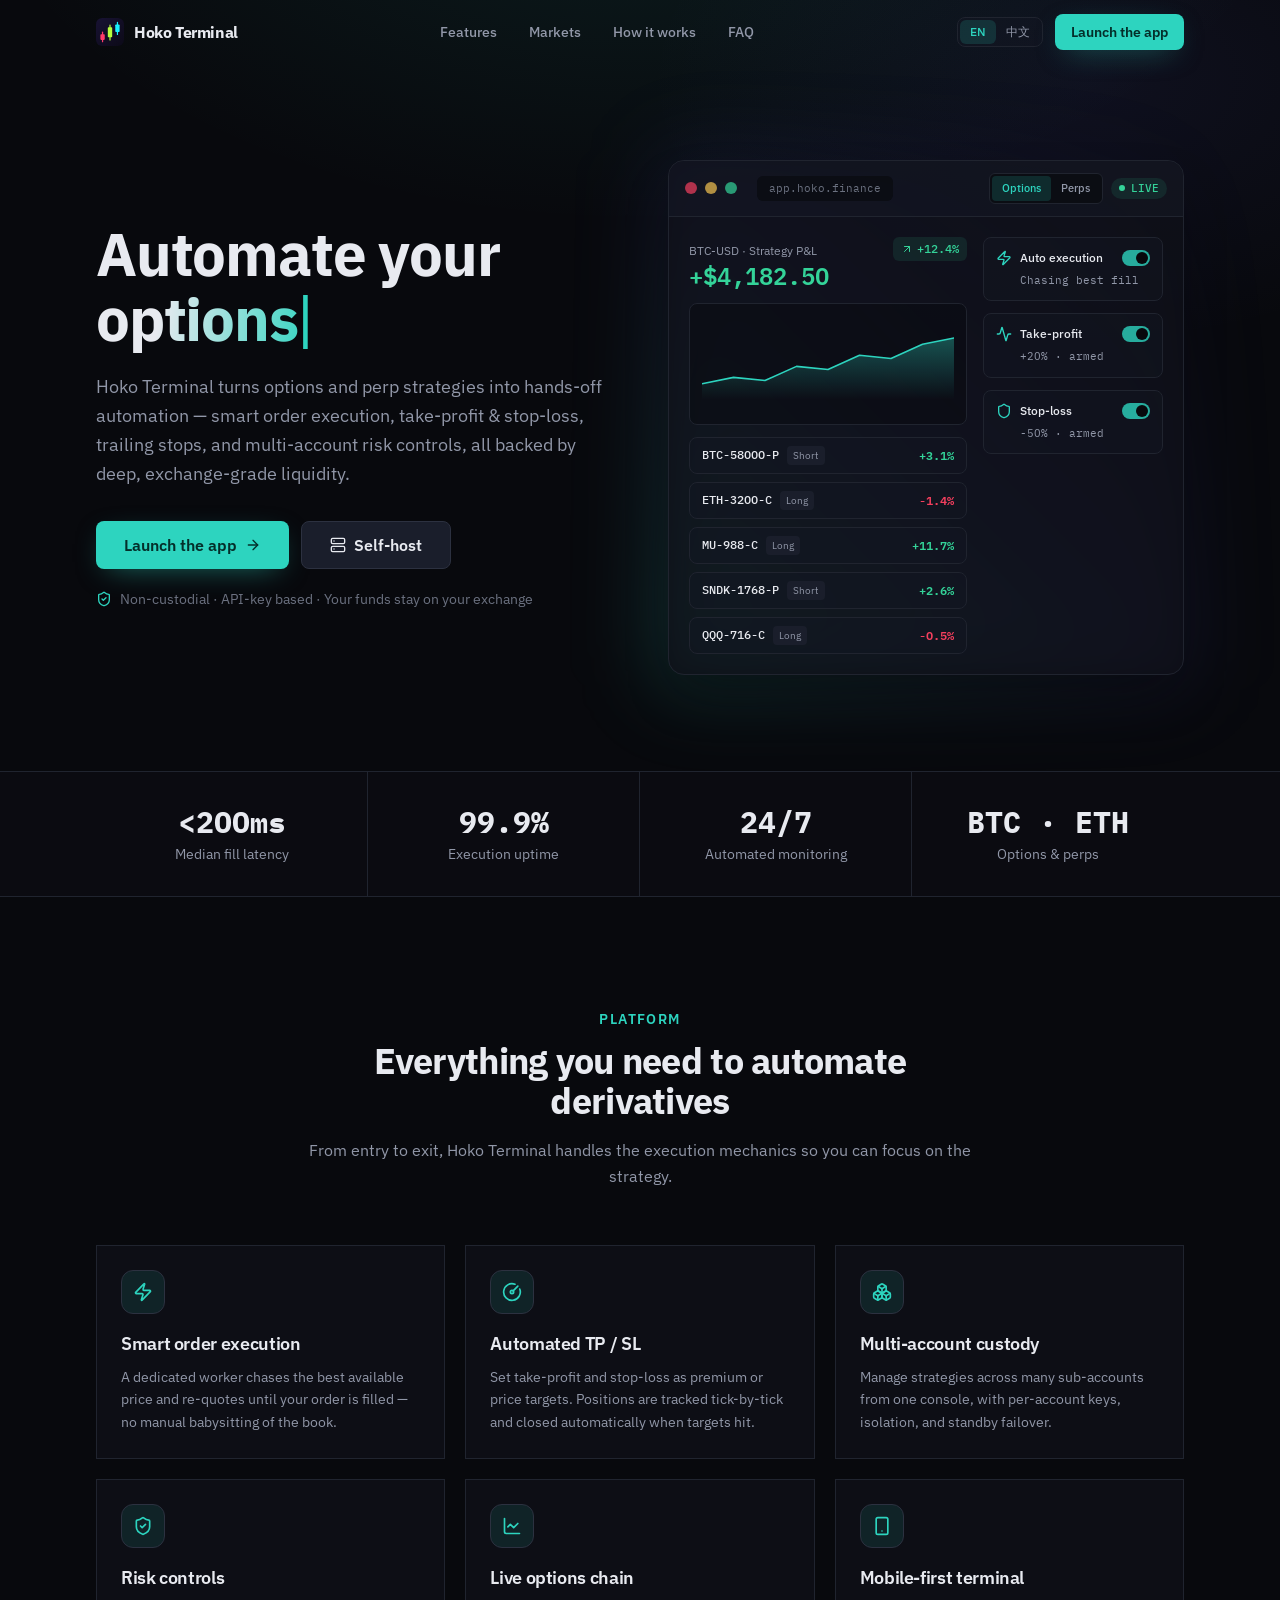
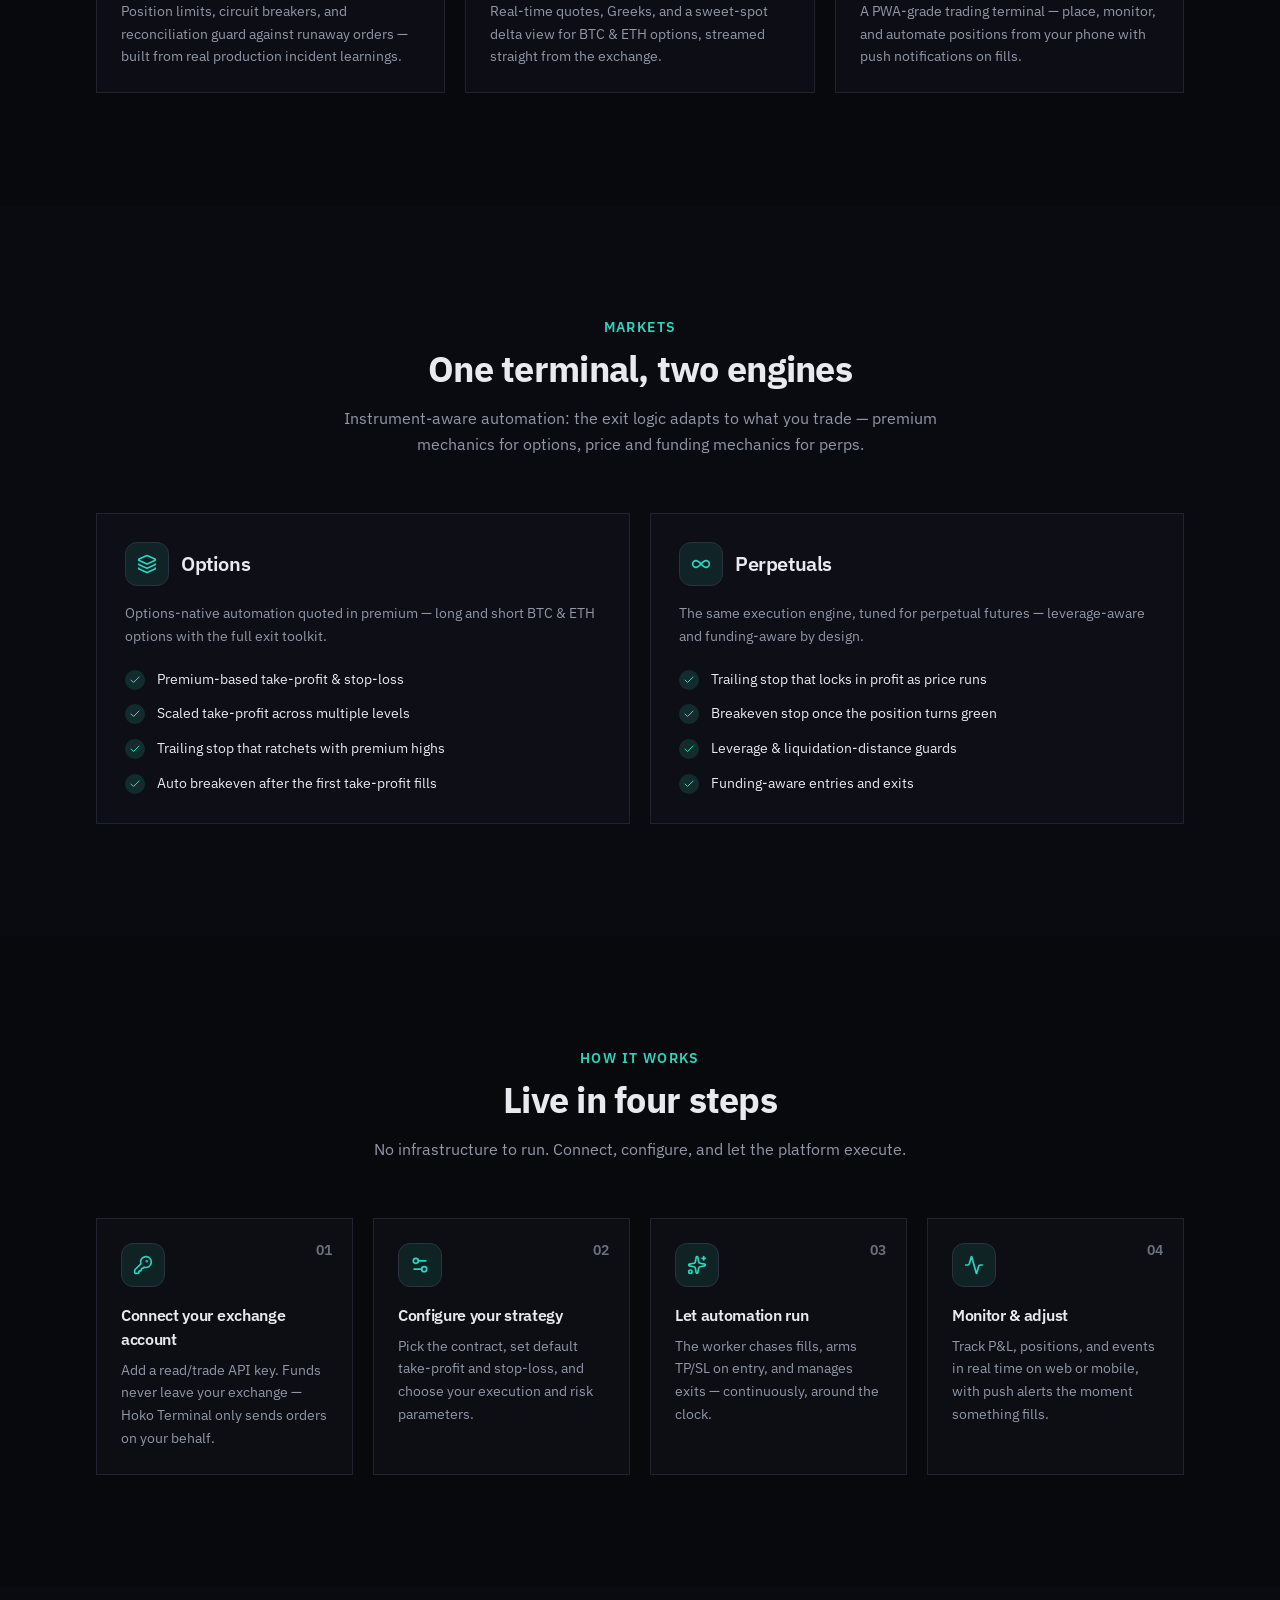
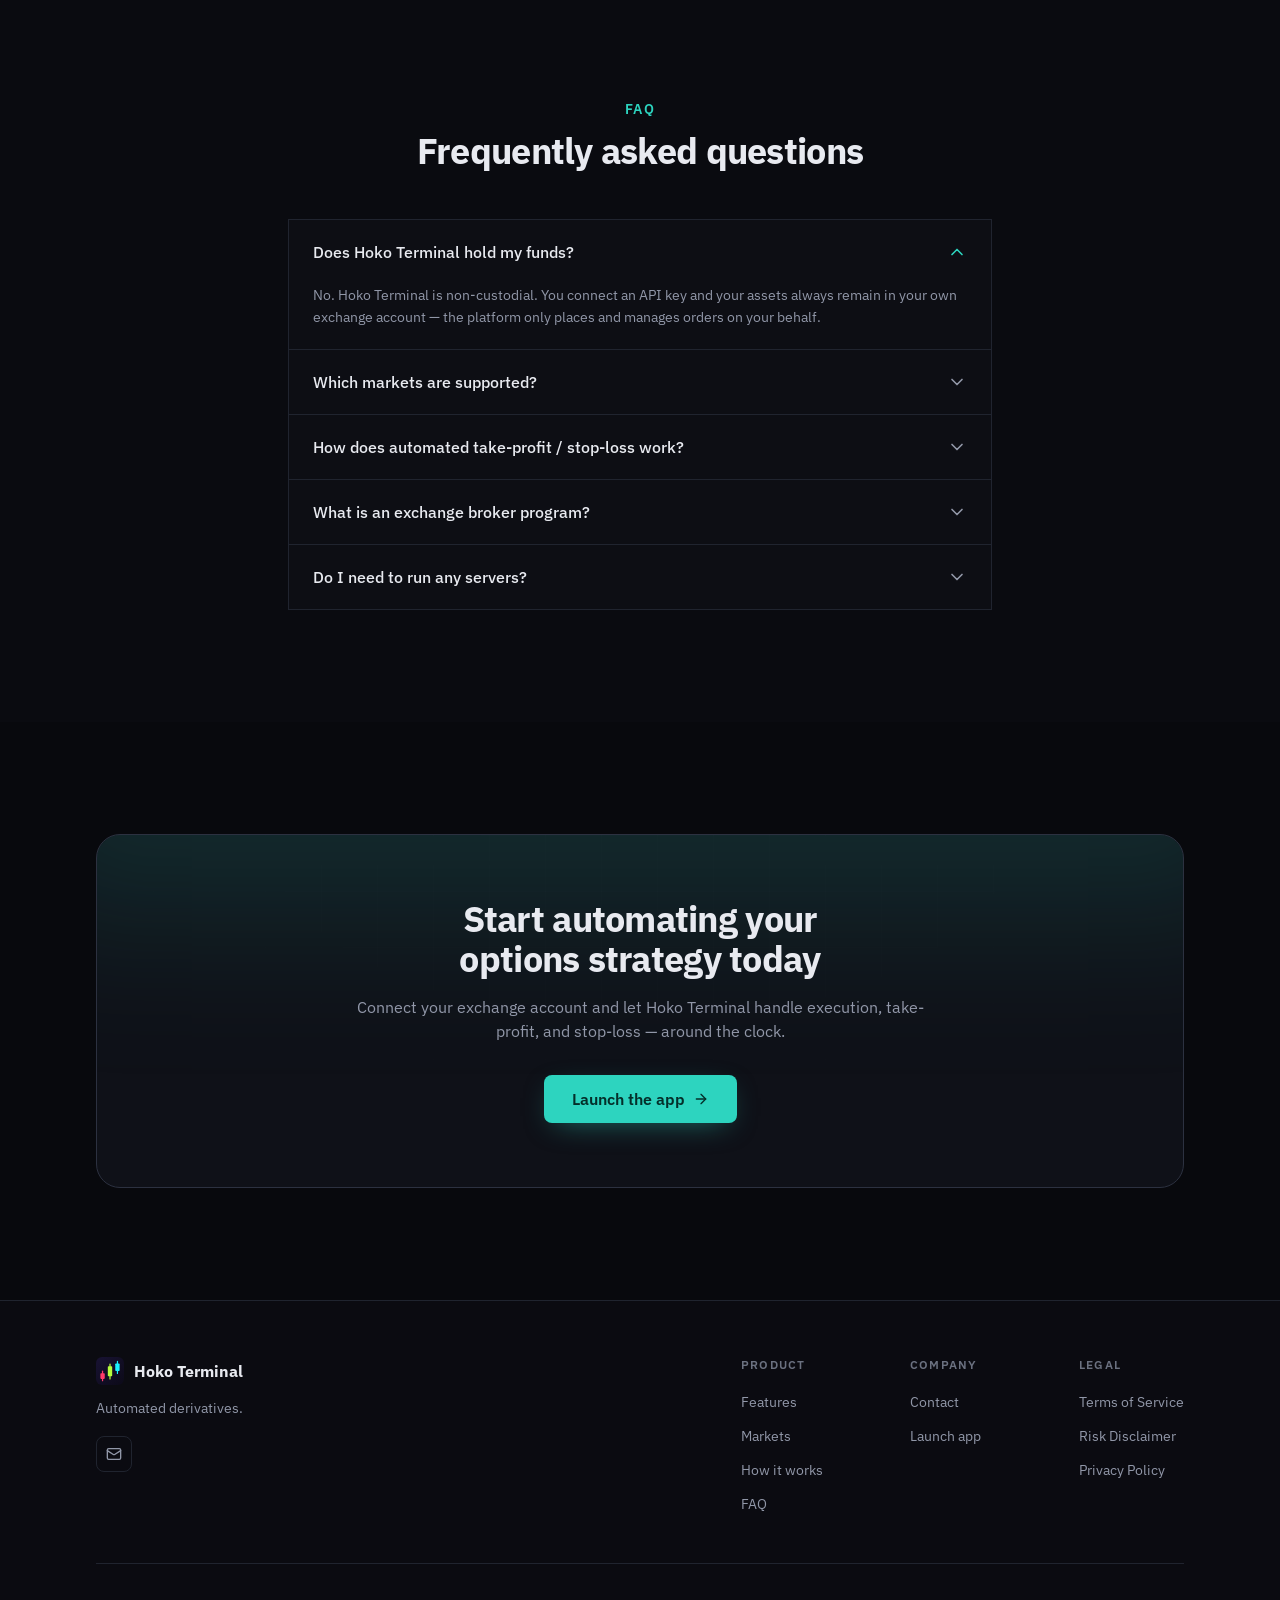
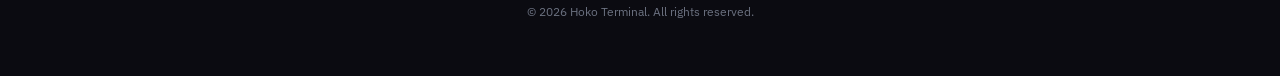
<file: index.html>
<!doctype html>
<html lang="en" class="dark">
  <head>
    <meta charset="UTF-8" />
    <meta name="viewport" content="width=device-width, initial-scale=1.0" />
    <title>Hoko Terminal — Automated derivatives</title>
    <meta
      name="description"
      content="Hoko Terminal is an automated derivatives trading and strategy platform. Automate execution, take-profit / stop-loss, and risk controls across options and perpetuals, on every account and market."
    />
    <link rel="icon" type="image/svg+xml" href="/icon.svg" />
    <link rel="icon" type="image/png" sizes="32x32" href="/favicon-32.png" />
    <link rel="apple-touch-icon" href="/apple-touch-icon.png" />
    <!-- Fonts (IBM Plex Sans / Mono) are self-hosted, see src/fonts.css:
         fonts.googleapis.com is unreachable from mainland China, so a CDN
         makes mainland visitors silently fall back to system fonts. Do not
         add the Google Fonts <link> back here. -->
    <script type="module" crossorigin src="/assets/main-C_vK1Gma.js"></script>
    <link rel="modulepreload" crossorigin href="/assets/styles-DOmtTvUu.js">
    <link rel="stylesheet" crossorigin href="/assets/styles-D-jwhyVt.css">
  </head>
  <body>
    <div id="root"></div>
  </body>
</html>
</file>
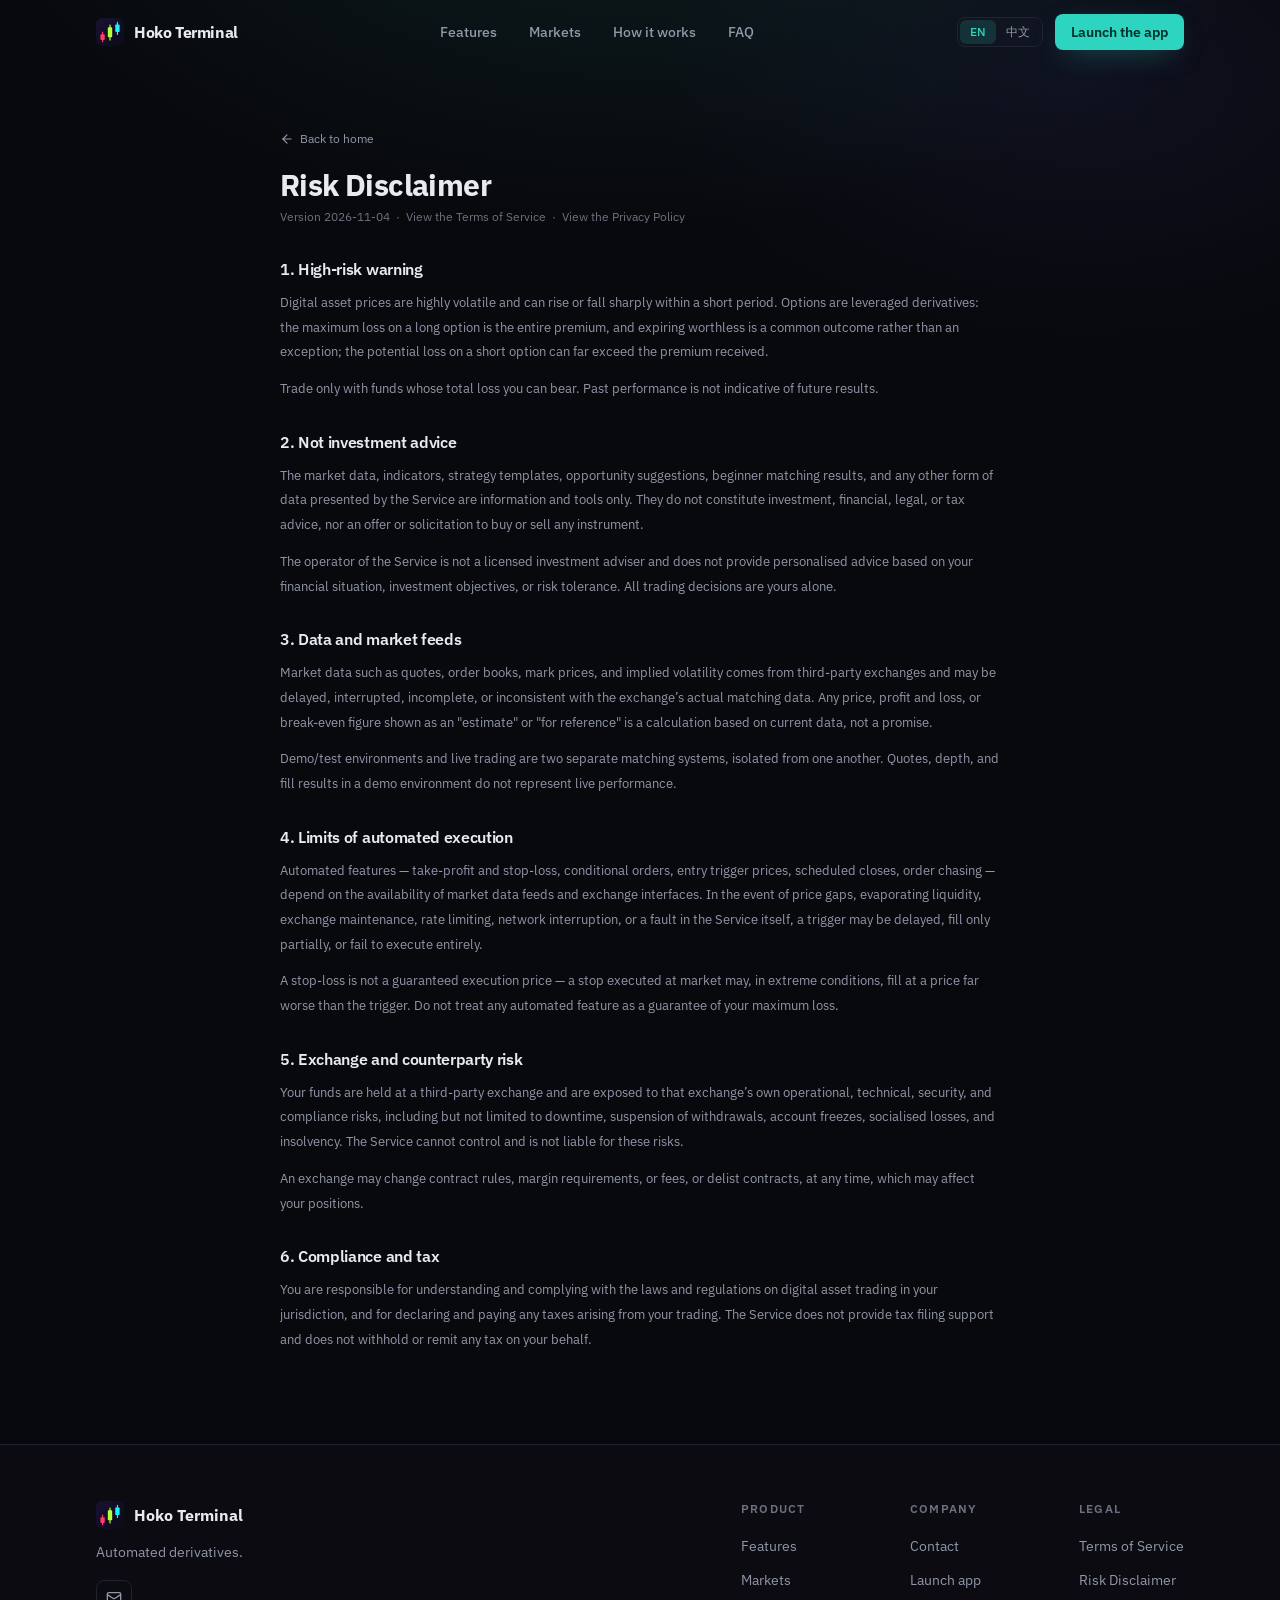
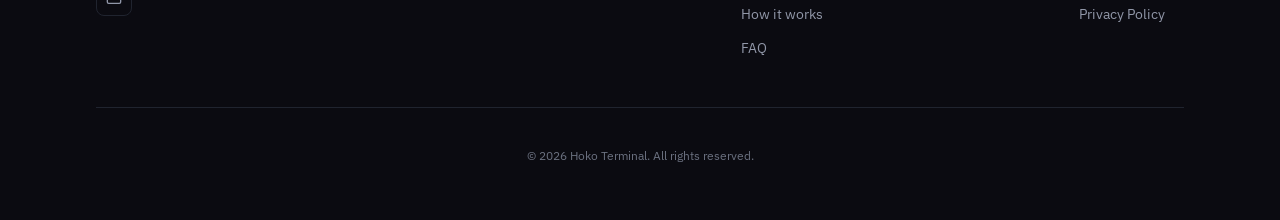
<file: legal/disclaimer/index.html>
<!doctype html>
<html lang="en" class="dark">
  <head>
    <meta charset="UTF-8" />
    <meta name="viewport" content="width=device-width, initial-scale=1.0" />
    <title>Risk Disclaimer — Hoko Terminal</title>
    <meta
      name="description"
      content="Hoko Terminal Risk Disclaimer: high-risk warning, not investment advice, limits of automated execution, exchange and counterparty risk."
    />
    <link rel="icon" type="image/svg+xml" href="/icon.svg" />
    <link rel="icon" type="image/png" sizes="32x32" href="/favicon-32.png" />
    <link rel="apple-touch-icon" href="/apple-touch-icon.png" />
    <!-- Fonts (IBM Plex Sans / Mono) are self-hosted, see src/fonts.css:
         fonts.googleapis.com is unreachable from mainland China, so a CDN
         makes mainland visitors silently fall back to system fonts. Do not
         add the Google Fonts <link> back here. -->
    <script type="module" crossorigin src="/assets/styles-DOmtTvUu.js"></script>
    <script type="module" crossorigin src="/assets/main-u678bc5k.js"></script>
    <link rel="stylesheet" crossorigin href="/assets/styles-D-jwhyVt.css">
  </head>
  <body>
    <div id="root"></div>
  </body>
</html>
</file>
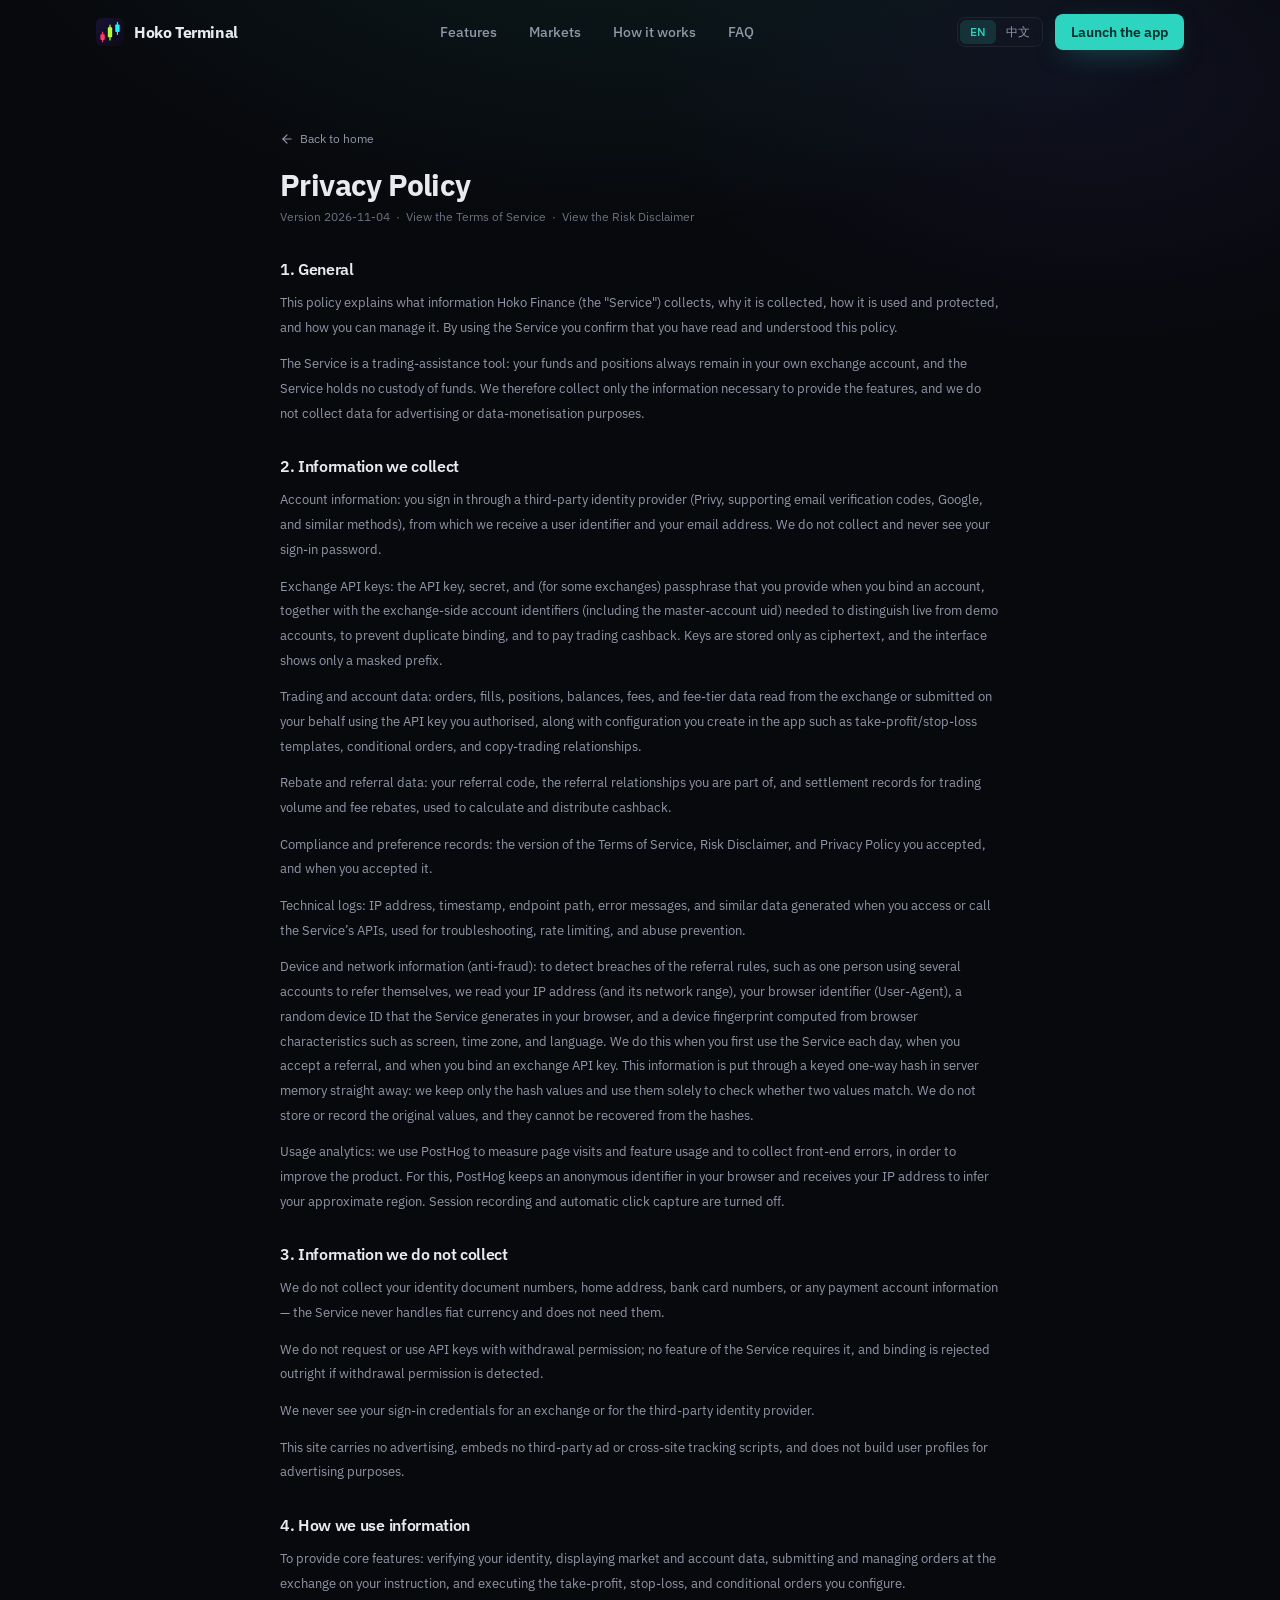
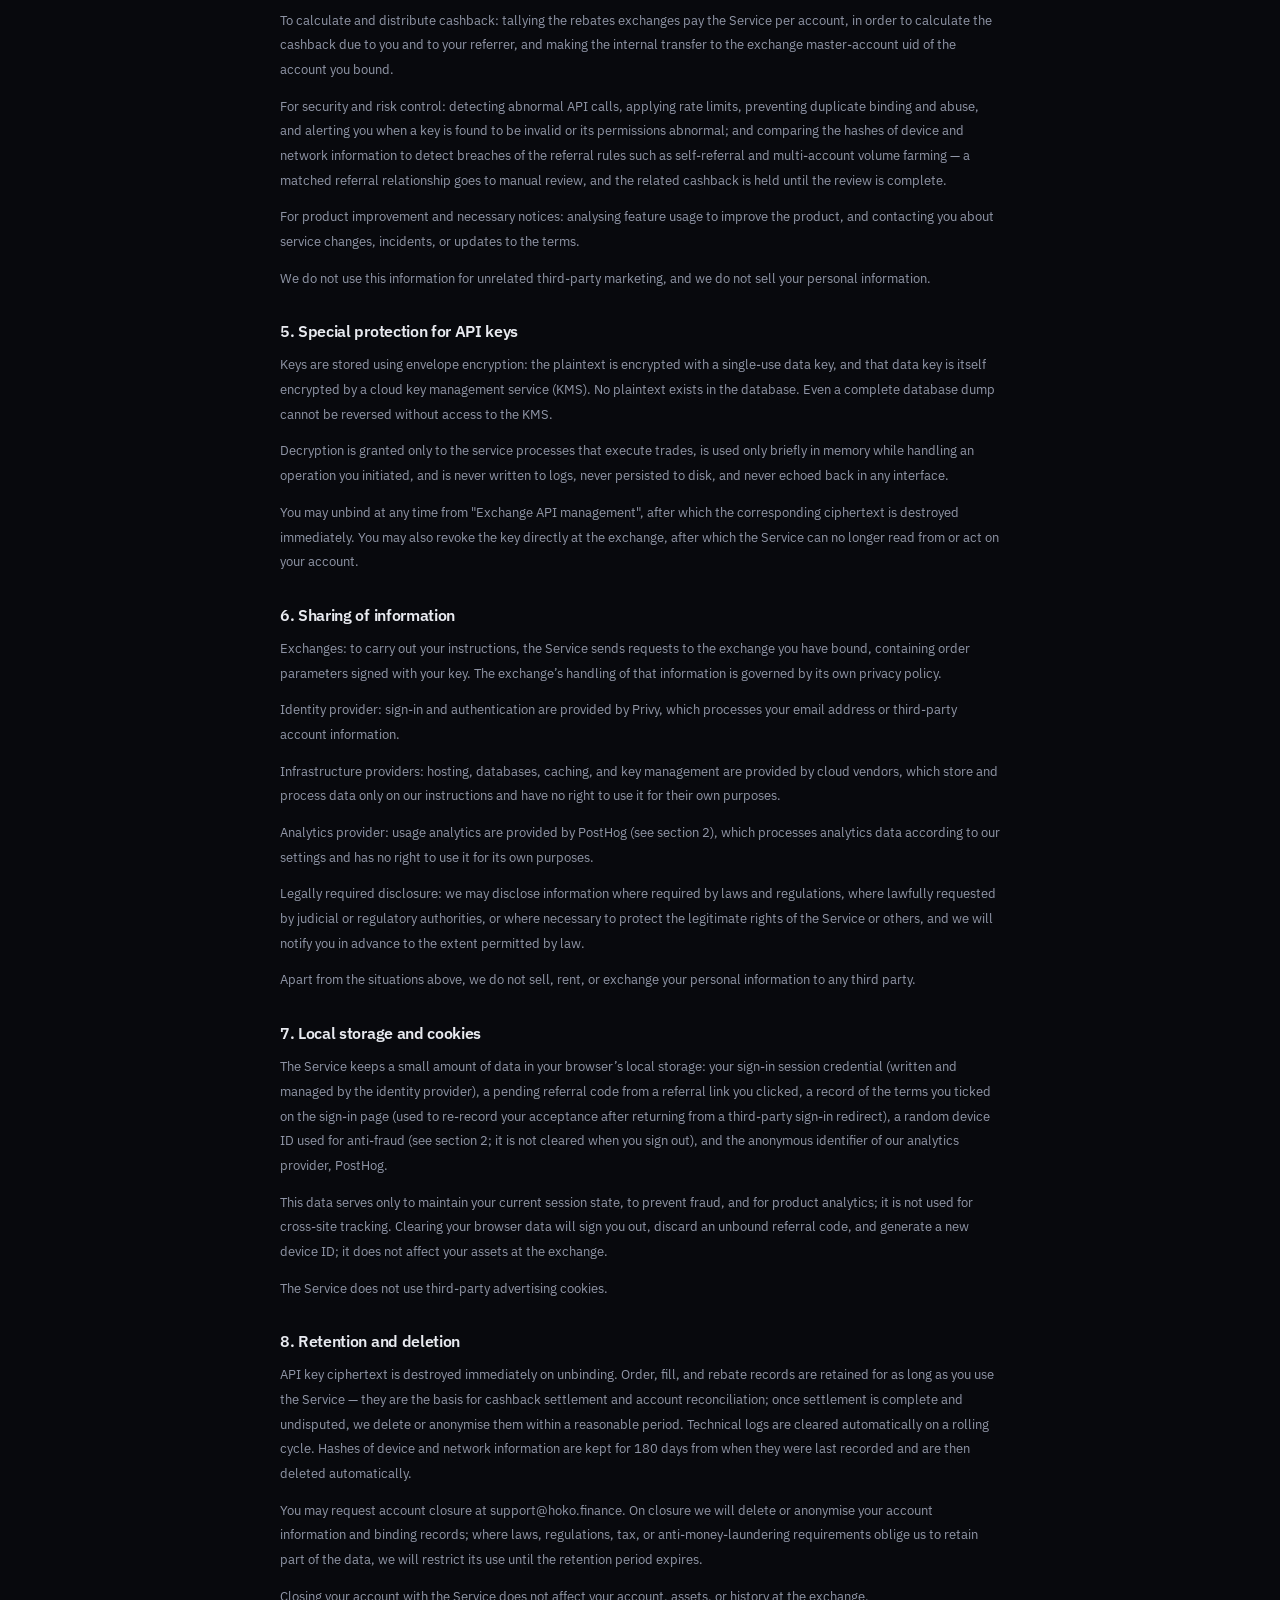
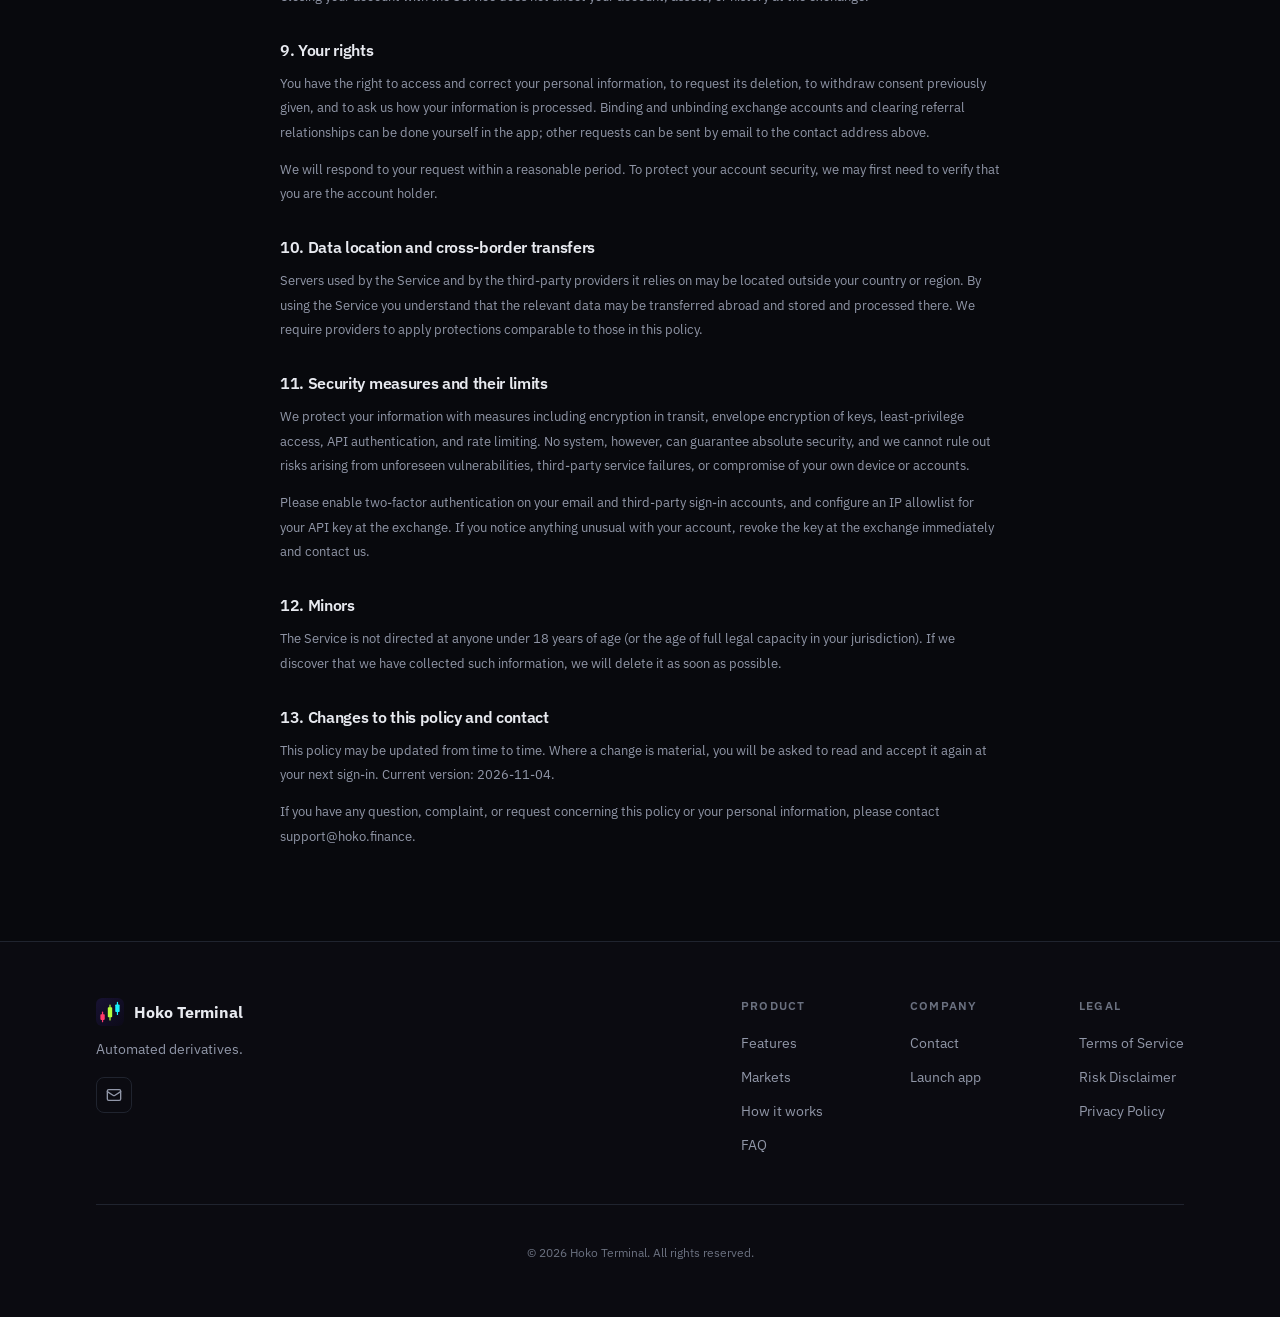
<file: legal/privacy/index.html>
<!doctype html>
<html lang="en" class="dark">
  <head>
    <meta charset="UTF-8" />
    <meta name="viewport" content="width=device-width, initial-scale=1.0" />
    <title>Privacy Policy — Hoko Terminal</title>
    <meta
      name="description"
      content="Hoko Terminal Privacy Policy: what we collect, how API keys are protected, how information is shared, retention and deletion, your rights."
    />
    <link rel="icon" type="image/svg+xml" href="/icon.svg" />
    <link rel="icon" type="image/png" sizes="32x32" href="/favicon-32.png" />
    <link rel="apple-touch-icon" href="/apple-touch-icon.png" />
    <!-- Fonts (IBM Plex Sans / Mono) are self-hosted, see src/fonts.css:
         fonts.googleapis.com is unreachable from mainland China, so a CDN
         makes mainland visitors silently fall back to system fonts. Do not
         add the Google Fonts <link> back here. -->
    <script type="module" crossorigin src="/assets/styles-DOmtTvUu.js"></script>
    <script type="module" crossorigin src="/assets/main-u678bc5k.js"></script>
    <link rel="stylesheet" crossorigin href="/assets/styles-D-jwhyVt.css">
  </head>
  <body>
    <div id="root"></div>
  </body>
</html>
</file>
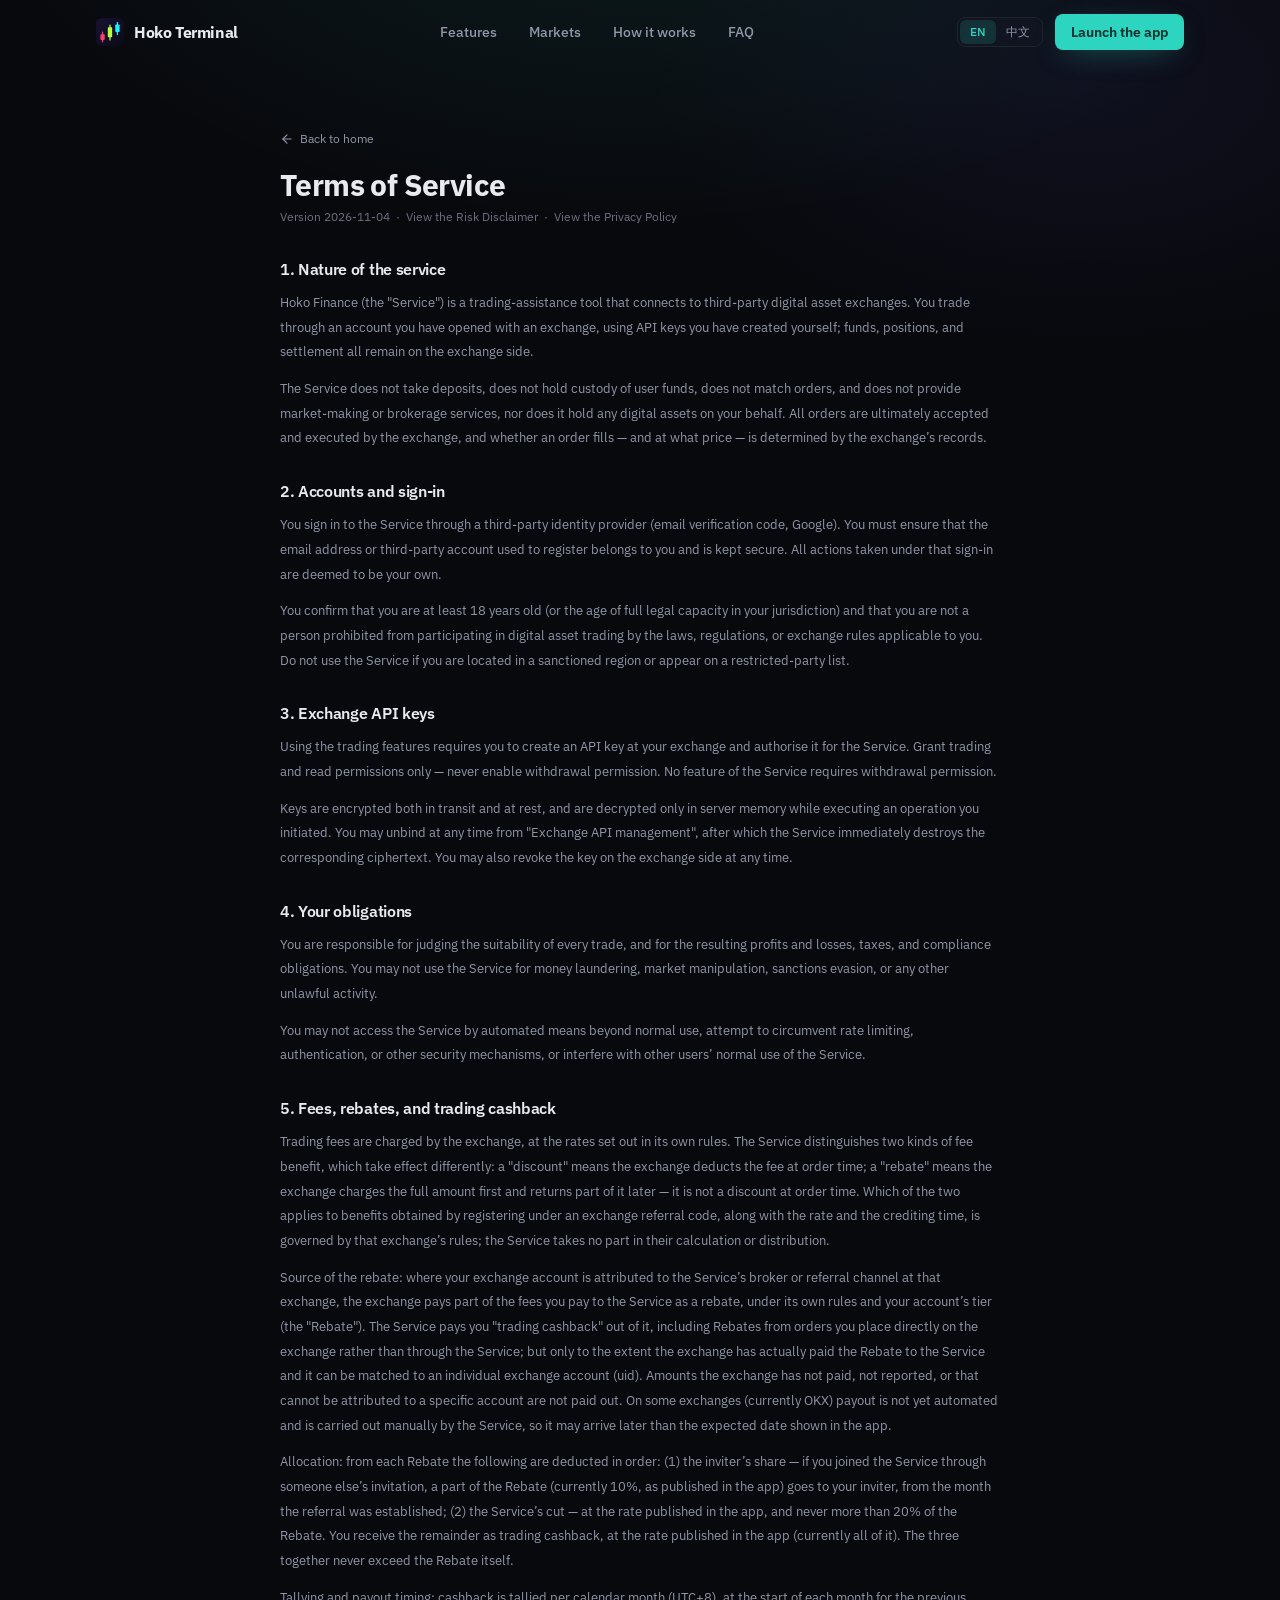
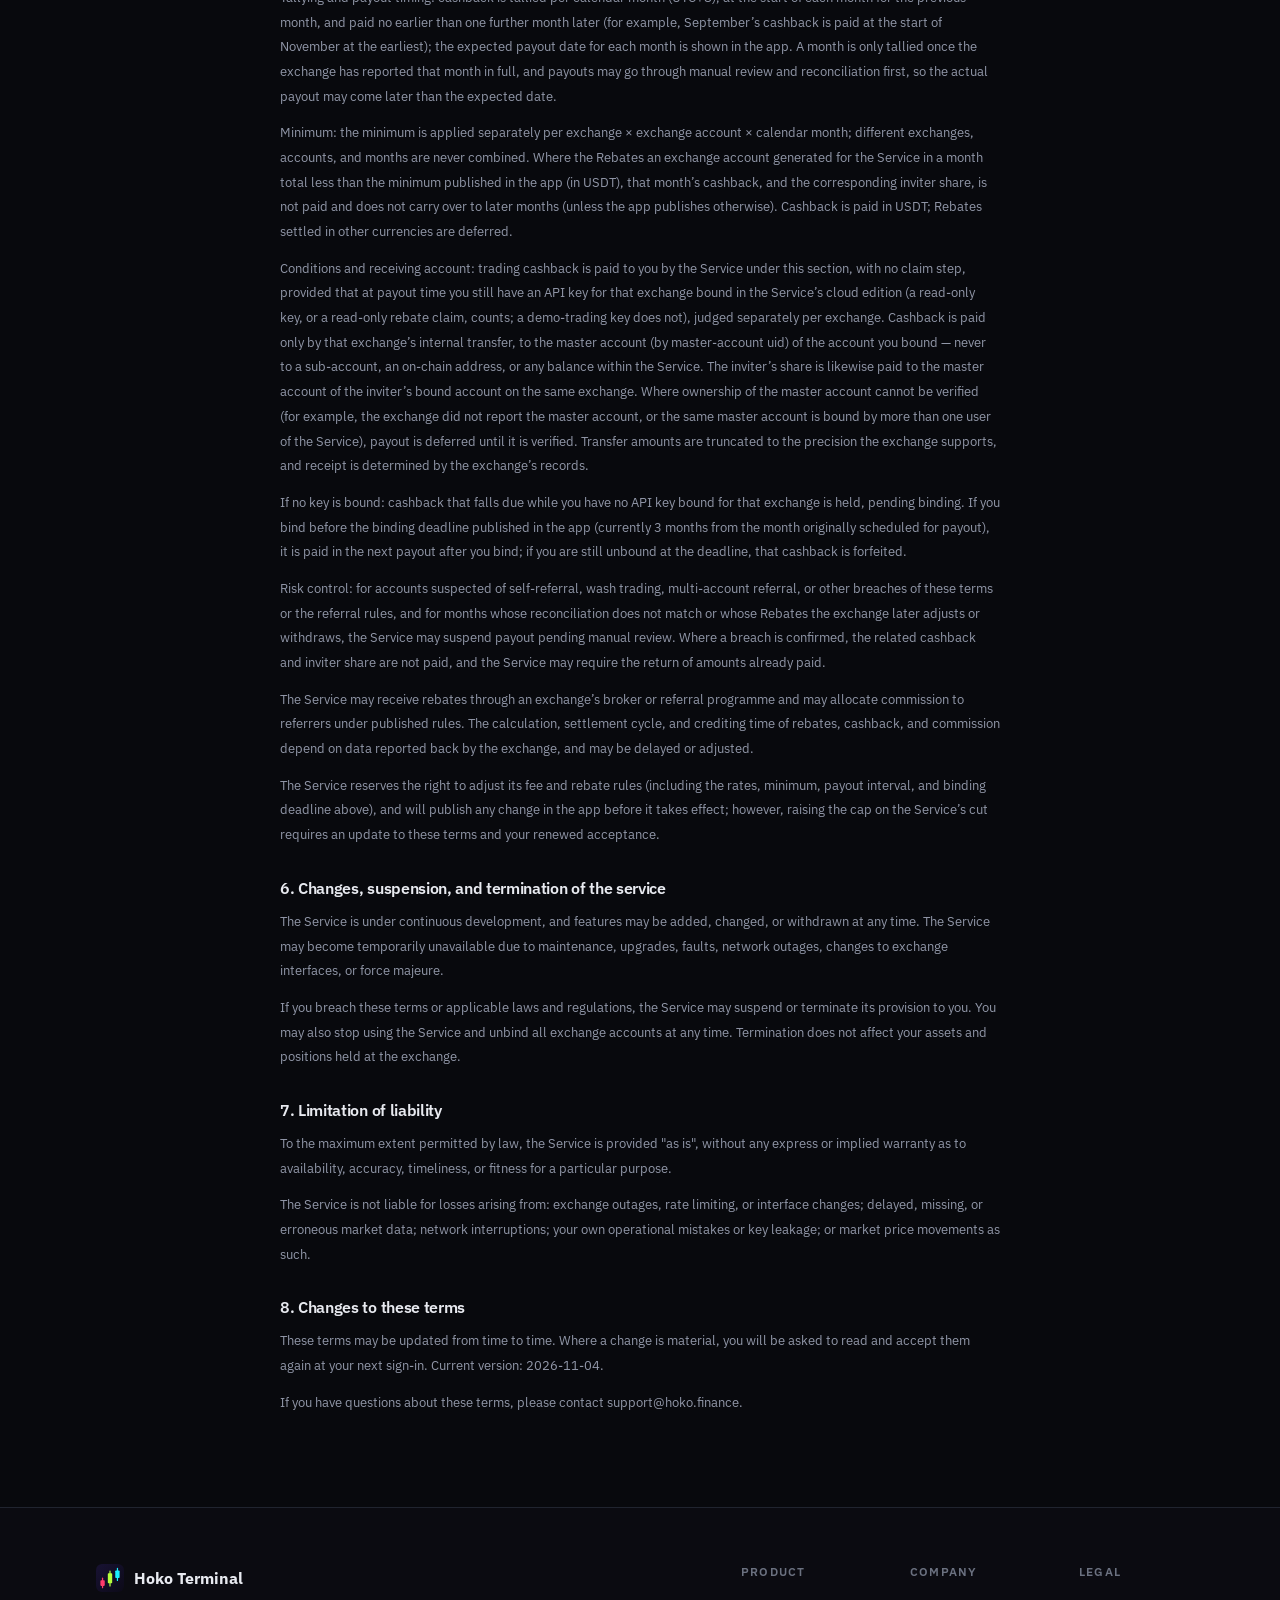
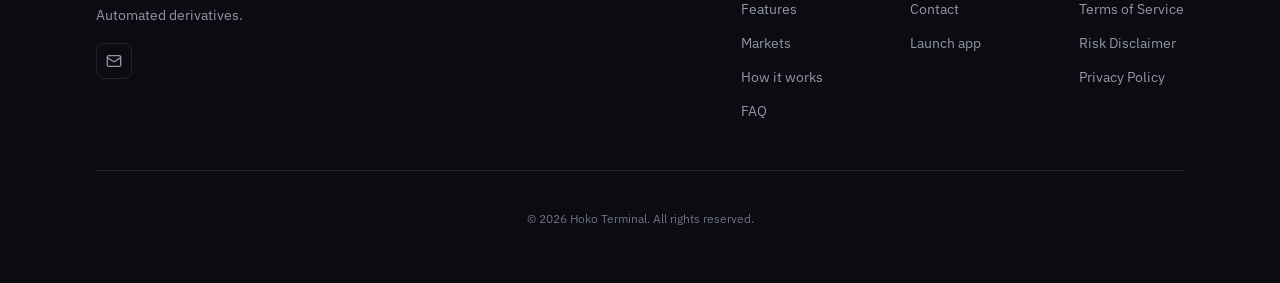
<file: legal/terms/index.html>
<!doctype html>
<html lang="en" class="dark">
  <head>
    <meta charset="UTF-8" />
    <meta name="viewport" content="width=device-width, initial-scale=1.0" />
    <title>Terms of Service — Hoko Terminal</title>
    <meta
      name="description"
      content="Hoko Terminal Terms of Service: nature of the service, accounts and sign-in, exchange API keys, fees and rebates, limitation of liability."
    />
    <link rel="icon" type="image/svg+xml" href="/icon.svg" />
    <link rel="icon" type="image/png" sizes="32x32" href="/favicon-32.png" />
    <link rel="apple-touch-icon" href="/apple-touch-icon.png" />
    <!-- Fonts (IBM Plex Sans / Mono) are self-hosted, see src/fonts.css:
         fonts.googleapis.com is unreachable from mainland China, so a CDN
         makes mainland visitors silently fall back to system fonts. Do not
         add the Google Fonts <link> back here. -->
    <script type="module" crossorigin src="/assets/styles-DOmtTvUu.js"></script>
    <script type="module" crossorigin src="/assets/main-u678bc5k.js"></script>
    <link rel="stylesheet" crossorigin href="/assets/styles-D-jwhyVt.css">
  </head>
  <body>
    <div id="root"></div>
  </body>
</html>
</file>
<file: assets/styles-D-jwhyVt.css>
/*! tailwindcss v4.3.3 | MIT License | https://tailwindcss.com */
@layer properties{@supports (((-webkit-hyphens:none)) and (not (margin-trim:inline))) or ((-moz-orient:inline) and (not (color:rgb(from red r g b)))){*,:before,:after,::backdrop{--tw-translate-x:0;--tw-translate-y:0;--tw-translate-z:0;--tw-space-y-reverse:0;--tw-divide-y-reverse:0;--tw-border-style:solid;--tw-gradient-position:initial;--tw-gradient-from:#0000;--tw-gradient-via:#0000;--tw-gradient-to:#0000;--tw-gradient-stops:initial;--tw-gradient-via-stops:initial;--tw-gradient-from-position:0%;--tw-gradient-via-position:50%;--tw-gradient-to-position:100%;--tw-leading:initial;--tw-font-weight:initial;--tw-tracking:initial;--tw-shadow:0 0 #0000;--tw-shadow-color:initial;--tw-shadow-alpha:100%;--tw-inset-shadow:0 0 #0000;--tw-inset-shadow-color:initial;--tw-inset-shadow-alpha:100%;--tw-ring-color:initial;--tw-ring-shadow:0 0 #0000;--tw-inset-ring-color:initial;--tw-inset-ring-shadow:0 0 #0000;--tw-ring-inset:initial;--tw-ring-offset-width:0px;--tw-ring-offset-color:#fff;--tw-ring-offset-shadow:0 0 #0000;--tw-outline-style:solid;--tw-blur:initial;--tw-brightness:initial;--tw-contrast:initial;--tw-grayscale:initial;--tw-hue-rotate:initial;--tw-invert:initial;--tw-opacity:initial;--tw-saturate:initial;--tw-sepia:initial;--tw-drop-shadow:initial;--tw-drop-shadow-color:initial;--tw-drop-shadow-alpha:100%;--tw-drop-shadow-size:initial;--tw-duration:initial;--tw-divide-x-reverse:0}}}@layer theme{:root,:host{--font-sans:"IBM Plex Sans", "PingFang SC", "Microsoft YaHei", ui-sans-serif, system-ui, sans-serif;--font-mono:"Plex Num", "IBM Plex Mono", "SFMono-Regular", ui-monospace, monospace;--color-black:#000;--spacing:.25rem;--container-xs:20rem;--container-xl:36rem;--container-2xl:42rem;--container-3xl:48rem;--container-6xl:72rem;--text-xs:.75rem;--text-xs--line-height:calc(1 / .75);--text-sm:.875rem;--text-sm--line-height:calc(1.25 / .875);--text-base:1rem;--text-base--line-height:calc(1.5 / 1);--text-lg:1.125rem;--text-lg--line-height:calc(1.75 / 1.125);--text-xl:1.25rem;--text-xl--line-height:calc(1.75 / 1.25);--text-2xl:1.5rem;--text-2xl--line-height:calc(2 / 1.5);--text-3xl:1.875rem;--text-3xl--line-height:calc(2.25 / 1.875);--text-4xl:2.25rem;--text-4xl--line-height:calc(2.5 / 2.25);--text-5xl:3rem;--text-5xl--line-height:1;--text-6xl:3.75rem;--text-6xl--line-height:1;--font-weight-light:300;--font-weight-medium:500;--font-weight-semibold:600;--font-weight-bold:700;--tracking-tight:-.025em;--tracking-widest:.1em;--leading-relaxed:1.625;--radius-md:.375rem;--radius-lg:.5rem;--radius-xl:.75rem;--radius-2xl:1rem;--radius-3xl:1.5rem;--animate-pulse:pulse 2s cubic-bezier(.4, 0, .6, 1) infinite;--blur-2xl:40px;--blur-3xl:64px;--default-transition-duration:.15s;--default-transition-timing-function:cubic-bezier(.4, 0, .2, 1);--default-font-family:var(--font-sans);--default-mono-font-family:var(--font-mono);--color-bg:#08090d;--color-surface:#0f1118;--color-surface-2:#151823;--color-elevated:#1a1e2b;--color-border:#20242f;--color-border-strong:#2c3140;--color-fg:#e8eaf0;--color-muted:#9197a8;--color-faint:#6b7180;--color-accent:#2dd4bf;--color-accent-fg:#042f2a;--color-accent-2:#6366f1;--color-up:#34d399;--color-down:#f43f5e;--radius-card:1rem}}@layer base{*,:after,:before,::backdrop{box-sizing:border-box;border:0 solid;margin:0;padding:0}::file-selector-button{box-sizing:border-box;border:0 solid;margin:0;padding:0}html,:host{-webkit-text-size-adjust:100%;tab-size:4;line-height:1.5;font-family:var(--default-font-family,-apple-system, BlinkMacSystemFont, "Segoe UI", Roboto, "Helvetica Neue", "Noto Sans", Arial, sans-serif, "Apple Color Emoji", "Segoe UI Emoji", "Segoe UI Symbol", "Noto Color Emoji");font-feature-settings:var(--default-font-feature-settings,normal);font-variation-settings:var(--default-font-variation-settings,normal);-webkit-tap-highlight-color:transparent}hr{height:0;color:inherit;border-top-width:1px}abbr:where([title]){-webkit-text-decoration:underline dotted;text-decoration:underline dotted}h1,h2,h3,h4,h5,h6{font-size:inherit;font-weight:inherit}a{color:inherit;-webkit-text-decoration:inherit;-webkit-text-decoration:inherit;-webkit-text-decoration:inherit;-webkit-text-decoration:inherit;text-decoration:inherit}b,strong{font-weight:bolder}code,kbd,samp,pre{font-family:var(--default-mono-font-family,ui-monospace, SFMono-Regular, Menlo, Monaco, Consolas, "Liberation Mono", "Courier New", monospace);font-feature-settings:var(--default-mono-font-feature-settings,normal);font-variation-settings:var(--default-mono-font-variation-settings,normal);font-size:1em}small{font-size:80%}sub,sup{vertical-align:baseline;font-size:75%;line-height:0;position:relative}sub{bottom:-.25em}sup{top:-.5em}table{text-indent:0;border-color:inherit;border-collapse:collapse}:-moz-focusring:where(:not(iframe)){outline:auto}progress{vertical-align:baseline}summary{display:list-item}ol,ul,menu{list-style:none}img,svg,video,canvas,audio,iframe,embed,object{vertical-align:middle;display:block}img,video{max-width:100%;height:auto}button,input,select,optgroup,textarea{font:inherit;font-feature-settings:inherit;font-variation-settings:inherit;letter-spacing:inherit;color:inherit;opacity:1;background-color:#0000;border-radius:0}::file-selector-button{font:inherit;font-feature-settings:inherit;font-variation-settings:inherit;letter-spacing:inherit;color:inherit;opacity:1;background-color:#0000;border-radius:0}:where(select:is([multiple],[size])) optgroup{font-weight:bolder}:where(select:is([multiple],[size])) optgroup option{padding-inline-start:20px}::file-selector-button{margin-inline-end:4px}::placeholder{opacity:1}@supports (not ((-webkit-appearance:-apple-pay-button))) or (contain-intrinsic-size:1px){::placeholder{color:currentColor}@supports (color:color-mix(in lab, red, red)){::placeholder{color:color-mix(in oklab, currentcolor 50%, transparent)}}}textarea{resize:vertical}::-webkit-search-decoration{-webkit-appearance:none}::-webkit-date-and-time-value{min-height:1lh;text-align:inherit}::-webkit-datetime-edit{display:inline-flex}::-webkit-datetime-edit-fields-wrapper{padding:0}::-webkit-datetime-edit{padding-block:0}::-webkit-datetime-edit-year-field{padding-block:0}::-webkit-datetime-edit-month-field{padding-block:0}::-webkit-datetime-edit-day-field{padding-block:0}::-webkit-datetime-edit-hour-field{padding-block:0}::-webkit-datetime-edit-minute-field{padding-block:0}::-webkit-datetime-edit-second-field{padding-block:0}::-webkit-datetime-edit-millisecond-field{padding-block:0}::-webkit-datetime-edit-meridiem-field{padding-block:0}::-webkit-calendar-picker-indicator{line-height:1}:-moz-ui-invalid{box-shadow:none}button,input:where([type=button],[type=reset],[type=submit]){appearance:button}::file-selector-button{appearance:button}::-webkit-inner-spin-button{height:auto}::-webkit-outer-spin-button{height:auto}[hidden]:where(:not([hidden=until-found])){display:none!important}*{border-color:var(--color-border)}html{scroll-behavior:smooth}html,body{background:var(--color-bg);color:var(--color-fg);font-family:var(--font-sans);-webkit-font-smoothing:antialiased;text-rendering:optimizelegibility}body{background-image:radial-gradient(70rem 40rem at 50% -10rem,#2dd4bf1a,#0000 60%),radial-gradient(50rem 30rem at 85% 5rem,#6366f114,#0000 55%);background-repeat:no-repeat;min-height:100vh;margin:0}::selection{background:#2dd4bf4d}@supports (color:color-mix(in lab, red, red)){::selection{background:color-mix(in srgb, var(--color-accent) 30%, transparent)}}::selection{color:var(--color-fg)}h1,h2,h3,h4{letter-spacing:-.02em}button{cursor:pointer}button:disabled{cursor:not-allowed}}@layer components;@layer utilities{.pointer-events-none{pointer-events:none}.visible{visibility:visible}.sr-only{clip-path:inset(50%);white-space:nowrap;border-width:0;width:1px;height:1px;margin:-1px;padding:0;position:absolute;overflow:hidden}.absolute{position:absolute}.fixed{position:fixed}.relative{position:relative}.static{position:static}.-inset-4{inset:calc(var(--spacing) * -4)}.inset-0{inset:0}.-inset-x-20{inset-inline:calc(var(--spacing) * -20)}.inset-x-0{inset-inline:0}.-top-10{top:calc(var(--spacing) * -10)}.-top-24{top:calc(var(--spacing) * -24)}.top-0{top:0}.top-5{top:calc(var(--spacing) * 5)}.right-5{right:calc(var(--spacing) * 5)}.left-1\/2{left:50%}.-z-10{z-index:calc(10 * -1)}.z-50{z-index:50}.container{width:100%}@media (width>=40rem){.container{max-width:40rem}}@media (width>=48rem){.container{max-width:48rem}}@media (width>=64rem){.container{max-width:64rem}}@media (width>=80rem){.container{max-width:80rem}}@media (width>=96rem){.container{max-width:96rem}}.mx-1\.5{margin-inline:calc(var(--spacing) * 1.5)}.mx-auto{margin-inline:auto}.mt-0\.5{margin-top:calc(var(--spacing) * .5)}.mt-1{margin-top:var(--spacing)}.mt-1\.5{margin-top:calc(var(--spacing) * 1.5)}.mt-2{margin-top:calc(var(--spacing) * 2)}.mt-3{margin-top:calc(var(--spacing) * 3)}.mt-4{margin-top:calc(var(--spacing) * 4)}.mt-5{margin-top:calc(var(--spacing) * 5)}.mt-8{margin-top:calc(var(--spacing) * 8)}.mt-12{margin-top:calc(var(--spacing) * 12)}.mt-14{margin-top:calc(var(--spacing) * 14)}.mb-1\.5{margin-bottom:calc(var(--spacing) * 1.5)}.mb-2\.5{margin-bottom:calc(var(--spacing) * 2.5)}.mb-3{margin-bottom:calc(var(--spacing) * 3)}.mb-4{margin-bottom:calc(var(--spacing) * 4)}.mb-5{margin-bottom:calc(var(--spacing) * 5)}.mb-7{margin-bottom:calc(var(--spacing) * 7)}.mb-8{margin-bottom:calc(var(--spacing) * 8)}.-ml-0\.5{margin-left:calc(var(--spacing) * -.5)}.ml-3{margin-left:calc(var(--spacing) * 3)}.ml-auto{margin-left:auto}.block{display:block}.flex{display:flex}.grid{display:grid}.hidden{display:none}.inline-flex{display:inline-flex}.size-1\.5{width:calc(var(--spacing) * 1.5);height:calc(var(--spacing) * 1.5)}.size-3{width:calc(var(--spacing) * 3);height:calc(var(--spacing) * 3)}.size-3\.5{width:calc(var(--spacing) * 3.5);height:calc(var(--spacing) * 3.5)}.size-4{width:calc(var(--spacing) * 4);height:calc(var(--spacing) * 4)}.size-5{width:calc(var(--spacing) * 5);height:calc(var(--spacing) * 5)}.size-6{width:calc(var(--spacing) * 6);height:calc(var(--spacing) * 6)}.size-7{width:calc(var(--spacing) * 7);height:calc(var(--spacing) * 7)}.size-9{width:calc(var(--spacing) * 9);height:calc(var(--spacing) * 9)}.size-10{width:calc(var(--spacing) * 10);height:calc(var(--spacing) * 10)}.size-11{width:calc(var(--spacing) * 11);height:calc(var(--spacing) * 11)}.h-4{height:calc(var(--spacing) * 4)}.h-9{height:calc(var(--spacing) * 9)}.h-11{height:calc(var(--spacing) * 11)}.h-12{height:calc(var(--spacing) * 12)}.h-16{height:calc(var(--spacing) * 16)}.h-24{height:calc(var(--spacing) * 24)}.h-64{height:calc(var(--spacing) * 64)}.min-h-screen{min-height:100vh}.w-7{width:calc(var(--spacing) * 7)}.w-full{width:100%}.max-w-2xl{max-width:var(--container-2xl)}.max-w-3xl{max-width:var(--container-3xl)}.max-w-6xl{max-width:var(--container-6xl)}.max-w-180{max-width:calc(var(--spacing) * 180)}.max-w-xl{max-width:var(--container-xl)}.max-w-xs{max-width:var(--container-xs)}.shrink-0{flex-shrink:0}.-translate-x-1\/2{--tw-translate-x:calc(calc(1 / 2 * 100%) * -1);translate:var(--tw-translate-x) var(--tw-translate-y)}.rotate-180{rotate:180deg}.animate-caret{animation:1s step-end infinite caret-blink}.animate-fade-up{animation:.6s cubic-bezier(.16,1,.3,1) both fade-up}.animate-pulse{animation:var(--animate-pulse)}.scroll-mt-20{scroll-margin-top:calc(var(--spacing) * 20)}.grid-cols-2{grid-template-columns:repeat(2,minmax(0,1fr))}.grid-rows-\[0fr\]{grid-template-rows:0fr}.grid-rows-\[1fr\]{grid-template-rows:1fr}.flex-col{flex-direction:column}.flex-row{flex-direction:row}.items-baseline{align-items:baseline}.items-center{align-items:center}.justify-between{justify-content:space-between}.justify-center{justify-content:center}.justify-end{justify-content:flex-end}.justify-start{justify-content:flex-start}.gap-1{gap:var(--spacing)}.gap-1\.5{gap:calc(var(--spacing) * 1.5)}.gap-2{gap:calc(var(--spacing) * 2)}.gap-2\.5{gap:calc(var(--spacing) * 2.5)}.gap-3{gap:calc(var(--spacing) * 3)}.gap-4{gap:calc(var(--spacing) * 4)}.gap-5{gap:calc(var(--spacing) * 5)}.gap-8{gap:calc(var(--spacing) * 8)}.gap-10{gap:calc(var(--spacing) * 10)}.gap-12{gap:calc(var(--spacing) * 12)}.gap-14{gap:calc(var(--spacing) * 14)}:where(.space-y-2>:not(:last-child)){--tw-space-y-reverse:0;margin-block-start:calc(calc(var(--spacing) * 2) * var(--tw-space-y-reverse));margin-block-end:calc(calc(var(--spacing) * 2) * calc(1 - var(--tw-space-y-reverse)))}:where(.space-y-2\.5>:not(:last-child)){--tw-space-y-reverse:0;margin-block-start:calc(calc(var(--spacing) * 2.5) * var(--tw-space-y-reverse));margin-block-end:calc(calc(var(--spacing) * 2.5) * calc(1 - var(--tw-space-y-reverse)))}:where(.space-y-3>:not(:last-child)){--tw-space-y-reverse:0;margin-block-start:calc(calc(var(--spacing) * 3) * var(--tw-space-y-reverse));margin-block-end:calc(calc(var(--spacing) * 3) * calc(1 - var(--tw-space-y-reverse)))}:where(.space-y-5>:not(:last-child)){--tw-space-y-reverse:0;margin-block-start:calc(calc(var(--spacing) * 5) * var(--tw-space-y-reverse));margin-block-end:calc(calc(var(--spacing) * 5) * calc(1 - var(--tw-space-y-reverse)))}:where(.divide-y>:not(:last-child)){--tw-divide-y-reverse:0;border-bottom-style:var(--tw-border-style);border-top-style:var(--tw-border-style);border-top-width:calc(1px * var(--tw-divide-y-reverse));border-bottom-width:calc(1px * calc(1 - var(--tw-divide-y-reverse)))}:where(.divide-border>:not(:last-child)){border-color:var(--color-border)}.overflow-hidden{overflow:hidden}.rounded{border-radius:.25rem}.rounded-2xl{border-radius:var(--radius-2xl)}.rounded-3xl{border-radius:var(--radius-3xl)}.rounded-\[--radius-card\]{border-radius:--radius-card}.rounded-\[2rem\]{border-radius:2rem}.rounded-\[22\%\]{border-radius:22%}.rounded-full{border-radius:3.40282e38px}.rounded-lg{border-radius:var(--radius-lg)}.rounded-md{border-radius:var(--radius-md)}.rounded-xl{border-radius:var(--radius-xl)}.border{border-style:var(--tw-border-style);border-width:1px}.border-y{border-block-style:var(--tw-border-style);border-block-width:1px}.border-t{border-top-style:var(--tw-border-style);border-top-width:1px}.border-b{border-bottom-style:var(--tw-border-style);border-bottom-width:1px}.border-border{border-color:var(--color-border)}.border-border-strong{border-color:var(--color-border-strong)}.bg-\[\#f5c451\]\/70{background-color:oklab(84.3187% .0110193 .140794/.7)}.bg-accent{background-color:var(--color-accent)}.bg-accent\/10{background-color:#2dd4bf1a}@supports (color:color-mix(in lab, red, red)){.bg-accent\/10{background-color:color-mix(in oklab, var(--color-accent) 10%, transparent)}}.bg-accent\/15{background-color:#2dd4bf26}@supports (color:color-mix(in lab, red, red)){.bg-accent\/15{background-color:color-mix(in oklab, var(--color-accent) 15%, transparent)}}.bg-accent\/80{background-color:#2dd4bfcc}@supports (color:color-mix(in lab, red, red)){.bg-accent\/80{background-color:color-mix(in oklab, var(--color-accent) 80%, transparent)}}.bg-bg{background-color:var(--color-bg)}.bg-bg\/40{background-color:#08090d66}@supports (color:color-mix(in lab, red, red)){.bg-bg\/40{background-color:color-mix(in oklab, var(--color-bg) 40%, transparent)}}.bg-bg\/60{background-color:#08090d99}@supports (color:color-mix(in lab, red, red)){.bg-bg\/60{background-color:color-mix(in oklab, var(--color-bg) 60%, transparent)}}.bg-down\/70{background-color:#f43f5eb3}@supports (color:color-mix(in lab, red, red)){.bg-down\/70{background-color:color-mix(in oklab, var(--color-down) 70%, transparent)}}.bg-elevated{background-color:var(--color-elevated)}.bg-surface{background-color:var(--color-surface)}.bg-surface-2\/40{background-color:#15182366}@supports (color:color-mix(in lab, red, red)){.bg-surface-2\/40{background-color:color-mix(in oklab, var(--color-surface-2) 40%, transparent)}}.bg-surface-2\/60{background-color:#15182399}@supports (color:color-mix(in lab, red, red)){.bg-surface-2\/60{background-color:color-mix(in oklab, var(--color-surface-2) 60%, transparent)}}.bg-surface\/30{background-color:#0f11184d}@supports (color:color-mix(in lab, red, red)){.bg-surface\/30{background-color:color-mix(in oklab, var(--color-surface) 30%, transparent)}}.bg-surface\/40{background-color:#0f111866}@supports (color:color-mix(in lab, red, red)){.bg-surface\/40{background-color:color-mix(in oklab, var(--color-surface) 40%, transparent)}}.bg-surface\/60{background-color:#0f111899}@supports (color:color-mix(in lab, red, red)){.bg-surface\/60{background-color:color-mix(in oklab, var(--color-surface) 60%, transparent)}}.bg-up{background-color:var(--color-up)}.bg-up\/10{background-color:#34d3991a}@supports (color:color-mix(in lab, red, red)){.bg-up\/10{background-color:color-mix(in oklab, var(--color-up) 10%, transparent)}}.bg-up\/70{background-color:#34d399b3}@supports (color:color-mix(in lab, red, red)){.bg-up\/70{background-color:color-mix(in oklab, var(--color-up) 70%, transparent)}}.bg-linear-to-b{--tw-gradient-position:to bottom}@supports (background-image:linear-gradient(in lab, red, red)){.bg-linear-to-b{--tw-gradient-position:to bottom in oklab}}.bg-linear-to-b{background-image:linear-gradient(var(--tw-gradient-stops))}.bg-gradient-to-tr{--tw-gradient-position:to top right in oklab;background-image:linear-gradient(var(--tw-gradient-stops))}.grid-bg{background-image:linear-gradient(90deg,#ffffff06 1px,#0000 1px),linear-gradient(#ffffff06 1px,#0000 1px);background-size:56px 56px}.from-accent\/20{--tw-gradient-from:#2dd4bf33}@supports (color:color-mix(in lab, red, red)){.from-accent\/20{--tw-gradient-from:color-mix(in oklab, var(--color-accent) 20%, transparent)}}.from-accent\/20{--tw-gradient-stops:var(--tw-gradient-via-stops,var(--tw-gradient-position), var(--tw-gradient-from) var(--tw-gradient-from-position), var(--tw-gradient-to) var(--tw-gradient-to-position))}.via-accent-2\/10{--tw-gradient-via:#6366f11a}@supports (color:color-mix(in lab, red, red)){.via-accent-2\/10{--tw-gradient-via:color-mix(in oklab, var(--color-accent-2) 10%, transparent)}}.via-accent-2\/10{--tw-gradient-via-stops:var(--tw-gradient-position), var(--tw-gradient-from) var(--tw-gradient-from-position), var(--tw-gradient-via) var(--tw-gradient-via-position), var(--tw-gradient-to) var(--tw-gradient-to-position);--tw-gradient-stops:var(--tw-gradient-via-stops)}.to-transparent{--tw-gradient-to:transparent;--tw-gradient-stops:var(--tw-gradient-via-stops,var(--tw-gradient-position), var(--tw-gradient-from) var(--tw-gradient-from-position), var(--tw-gradient-to) var(--tw-gradient-to-position))}.mask-\[radial-gradient\(40rem_20rem_at_50\%_0\%\,black\,transparent\)\]{-webkit-mask-image:radial-gradient(40rem 20rem at 50% 0,#000,#0000);mask-image:radial-gradient(40rem 20rem at 50% 0,#000,#0000)}.mask-\[radial-gradient\(60rem_40rem_at_50\%_-5rem\,black\,transparent\)\]{-webkit-mask-image:radial-gradient(60rem 40rem at 50% -5rem,#000,#0000);mask-image:radial-gradient(60rem 40rem at 50% -5rem,#000,#0000)}.text-gradient{background:linear-gradient(100deg, var(--color-fg) 30%, var(--color-accent) 100%);color:#0000;-webkit-background-clip:text;background-clip:text}.p-0\.5{padding:calc(var(--spacing) * .5)}.p-3{padding:calc(var(--spacing) * 3)}.p-5{padding:calc(var(--spacing) * 5)}.p-6{padding:calc(var(--spacing) * 6)}.p-7{padding:calc(var(--spacing) * 7)}.px-1\.5{padding-inline:calc(var(--spacing) * 1.5)}.px-2{padding-inline:calc(var(--spacing) * 2)}.px-2\.5{padding-inline:calc(var(--spacing) * 2.5)}.px-3{padding-inline:calc(var(--spacing) * 3)}.px-4{padding-inline:calc(var(--spacing) * 4)}.px-5{padding-inline:calc(var(--spacing) * 5)}.px-6{padding-inline:calc(var(--spacing) * 6)}.px-7{padding-inline:calc(var(--spacing) * 7)}.py-0\.5{padding-block:calc(var(--spacing) * .5)}.py-1{padding-block:var(--spacing)}.py-1\.5{padding-block:calc(var(--spacing) * 1.5)}.py-2{padding-block:calc(var(--spacing) * 2)}.py-2\.5{padding-block:calc(var(--spacing) * 2.5)}.py-3{padding-block:calc(var(--spacing) * 3)}.py-4{padding-block:calc(var(--spacing) * 4)}.py-5{padding-block:calc(var(--spacing) * 5)}.py-8{padding-block:calc(var(--spacing) * 8)}.py-12{padding-block:calc(var(--spacing) * 12)}.py-14{padding-block:calc(var(--spacing) * 14)}.py-16{padding-block:calc(var(--spacing) * 16)}.py-20{padding-block:calc(var(--spacing) * 20)}.pt-6{padding-top:calc(var(--spacing) * 6)}.pt-16{padding-top:calc(var(--spacing) * 16)}.pt-32{padding-top:calc(var(--spacing) * 32)}.pb-5{padding-bottom:calc(var(--spacing) * 5)}.pb-16{padding-bottom:calc(var(--spacing) * 16)}.pl-6{padding-left:calc(var(--spacing) * 6)}.text-center{text-align:center}.text-left{text-align:left}.font-mono{font-family:var(--font-mono)}.text-2xl{font-size:var(--text-2xl);line-height:var(--tw-leading,var(--text-2xl--line-height))}.text-3xl{font-size:var(--text-3xl);line-height:var(--tw-leading,var(--text-3xl--line-height))}.text-4xl{font-size:var(--text-4xl);line-height:var(--tw-leading,var(--text-4xl--line-height))}.text-base{font-size:var(--text-base);line-height:var(--tw-leading,var(--text-base--line-height))}.text-lg{font-size:var(--text-lg);line-height:var(--tw-leading,var(--text-lg--line-height))}.text-sm{font-size:var(--text-sm);line-height:var(--tw-leading,var(--text-sm--line-height))}.text-xl{font-size:var(--text-xl);line-height:var(--tw-leading,var(--text-xl--line-height))}.text-xs{font-size:var(--text-xs);line-height:var(--tw-leading,var(--text-xs--line-height))}.text-\[10px\]{font-size:10px}.text-\[11px\]{font-size:11px}.text-\[13px\]{font-size:13px}.leading-\[1\.08\]{--tw-leading:1.08;line-height:1.08}.leading-\[1\.9\]{--tw-leading:1.9;line-height:1.9}.leading-relaxed{--tw-leading:var(--leading-relaxed);line-height:var(--leading-relaxed)}.font-bold{--tw-font-weight:var(--font-weight-bold);font-weight:var(--font-weight-bold)}.font-light{--tw-font-weight:var(--font-weight-light);font-weight:var(--font-weight-light)}.font-medium{--tw-font-weight:var(--font-weight-medium);font-weight:var(--font-weight-medium)}.font-semibold{--tw-font-weight:var(--font-weight-semibold);font-weight:var(--font-weight-semibold)}.tracking-tight{--tw-tracking:var(--tracking-tight);letter-spacing:var(--tracking-tight)}.tracking-widest{--tw-tracking:var(--tracking-widest);letter-spacing:var(--tracking-widest)}.text-balance{text-wrap:balance}.text-pretty{text-wrap:pretty}.whitespace-nowrap{white-space:nowrap}.text-accent{color:var(--color-accent)}.text-accent-fg{color:var(--color-accent-fg)}.text-down{color:var(--color-down)}.text-faint{color:var(--color-faint)}.text-fg{color:var(--color-fg)}.text-muted{color:var(--color-muted)}.text-up{color:var(--color-up)}.uppercase{text-transform:uppercase}.opacity-0{opacity:0}.opacity-40{opacity:.4}.opacity-100{opacity:1}.shadow-2xl{--tw-shadow:0 25px 50px -12px var(--tw-shadow-color,#00000040);box-shadow:var(--tw-inset-shadow), var(--tw-inset-ring-shadow), var(--tw-ring-offset-shadow), var(--tw-ring-shadow), var(--tw-shadow)}.shadow-\[0_8px_30px_-12px_rgba\(45\,212\,191\,0\.6\)\]{--tw-shadow:0 8px 30px -12px var(--tw-shadow-color,#2dd4bf99);box-shadow:var(--tw-inset-shadow), var(--tw-inset-ring-shadow), var(--tw-ring-offset-shadow), var(--tw-ring-shadow), var(--tw-shadow)}.shadow-lg{--tw-shadow:0 10px 15px -3px var(--tw-shadow-color,#0000001a), 0 4px 6px -4px var(--tw-shadow-color,#0000001a);box-shadow:var(--tw-inset-shadow), var(--tw-inset-ring-shadow), var(--tw-ring-offset-shadow), var(--tw-ring-shadow), var(--tw-shadow)}.shadow-black\/40{--tw-shadow-color:#0006}@supports (color:color-mix(in lab, red, red)){.shadow-black\/40{--tw-shadow-color:color-mix(in oklab, color-mix(in oklab, var(--color-black) 40%, transparent) var(--tw-shadow-alpha), transparent)}}.outline{outline-style:var(--tw-outline-style);outline-width:1px}.blur-2xl{--tw-blur:blur(var(--blur-2xl));filter:var(--tw-blur,) var(--tw-brightness,) var(--tw-contrast,) var(--tw-grayscale,) var(--tw-hue-rotate,) var(--tw-invert,) var(--tw-saturate,) var(--tw-sepia,) var(--tw-drop-shadow,)}.blur-3xl{--tw-blur:blur(var(--blur-3xl));filter:var(--tw-blur,) var(--tw-brightness,) var(--tw-contrast,) var(--tw-grayscale,) var(--tw-hue-rotate,) var(--tw-invert,) var(--tw-saturate,) var(--tw-sepia,) var(--tw-drop-shadow,)}.panel{background:#0f1118cc}@supports (color:color-mix(in lab, red, red)){.panel{background:color-mix(in srgb, var(--color-surface) 80%, transparent)}}.panel{border:1px solid var(--color-border);-webkit-backdrop-filter:blur(10px);backdrop-filter:blur(10px)}.transition-all{transition-property:all;transition-timing-function:var(--tw-ease,var(--default-transition-timing-function));transition-duration:var(--tw-duration,var(--default-transition-duration))}.transition-colors{transition-property:color,background-color,border-color,outline-color,text-decoration-color,fill,stroke,--tw-gradient-from,--tw-gradient-via,--tw-gradient-to;transition-timing-function:var(--tw-ease,var(--default-transition-timing-function));transition-duration:var(--tw-duration,var(--default-transition-duration))}.transition-opacity{transition-property:opacity;transition-timing-function:var(--tw-ease,var(--default-transition-timing-function));transition-duration:var(--tw-duration,var(--default-transition-duration))}.transition-transform{transition-property:transform,translate,scale,rotate;transition-timing-function:var(--tw-ease,var(--default-transition-timing-function));transition-duration:var(--tw-duration,var(--default-transition-duration))}.duration-150{--tw-duration:.15s;transition-duration:.15s}.duration-300{--tw-duration:.3s;transition-duration:.3s}.\[animation-delay\:120ms\]{animation-delay:.12s}.group-focus-within\:opacity-100:is(:where(.group):focus-within *){opacity:1}@media (hover:hover){.group-hover\:opacity-100:is(:where(.group):hover *){opacity:1}.hover\:-translate-y-1:hover{--tw-translate-y:calc(var(--spacing) * -1);translate:var(--tw-translate-x) var(--tw-translate-y)}.hover\:-translate-y-px:hover{--tw-translate-y:-1px;translate:var(--tw-translate-x) var(--tw-translate-y)}.hover\:border-accent\/60:hover{border-color:#2dd4bf99}@supports (color:color-mix(in lab, red, red)){.hover\:border-accent\/60:hover{border-color:color-mix(in oklab, var(--color-accent) 60%, transparent)}}.hover\:border-border-strong:hover{border-color:var(--color-border-strong)}.hover\:border-faint:hover{border-color:var(--color-faint)}.hover\:bg-accent\/90:hover{background-color:#2dd4bfe6}@supports (color:color-mix(in lab, red, red)){.hover\:bg-accent\/90:hover{background-color:color-mix(in oklab, var(--color-accent) 90%, transparent)}}.hover\:bg-surface-2:hover{background-color:var(--color-surface-2)}.hover\:bg-surface\/90:hover{background-color:#0f1118e6}@supports (color:color-mix(in lab, red, red)){.hover\:bg-surface\/90:hover{background-color:color-mix(in oklab, var(--color-surface) 90%, transparent)}}.hover\:text-accent:hover{color:var(--color-accent)}.hover\:text-fg:hover{color:var(--color-fg)}}.focus-visible\:ring-2:focus-visible{--tw-ring-shadow:var(--tw-ring-inset,) 0 0 0 calc(2px + var(--tw-ring-offset-width)) var(--tw-ring-color,currentcolor);box-shadow:var(--tw-inset-shadow), var(--tw-inset-ring-shadow), var(--tw-ring-offset-shadow), var(--tw-ring-shadow), var(--tw-shadow)}.focus-visible\:ring-accent\/60:focus-visible{--tw-ring-color:#2dd4bf99}@supports (color:color-mix(in lab, red, red)){.focus-visible\:ring-accent\/60:focus-visible{--tw-ring-color:color-mix(in oklab, var(--color-accent) 60%, transparent)}}.focus-visible\:ring-offset-2:focus-visible{--tw-ring-offset-width:2px;--tw-ring-offset-shadow:var(--tw-ring-inset,) 0 0 0 var(--tw-ring-offset-width) var(--tw-ring-offset-color)}.focus-visible\:ring-offset-bg:focus-visible{--tw-ring-offset-color:var(--color-bg)}.focus-visible\:outline-none:focus-visible{--tw-outline-style:none;outline-style:none}.disabled\:pointer-events-none:disabled{pointer-events:none}.disabled\:opacity-50:disabled{opacity:.5}@media (width>=40rem){.sm\:col-span-2{grid-column:span 2/span 2}.sm\:col-span-3{grid-column:span 3/span 3}.sm\:flex{display:flex}.sm\:grid-cols-2{grid-template-columns:repeat(2,minmax(0,1fr))}.sm\:grid-cols-3{grid-template-columns:repeat(3,minmax(0,1fr))}.sm\:grid-cols-5{grid-template-columns:repeat(5,minmax(0,1fr))}.sm\:flex-row{flex-direction:row}.sm\:gap-16{gap:calc(var(--spacing) * 16)}.sm\:px-8{padding-inline:calc(var(--spacing) * 8)}.sm\:px-16{padding-inline:calc(var(--spacing) * 16)}.sm\:py-16{padding-block:calc(var(--spacing) * 16)}.sm\:py-28{padding-block:calc(var(--spacing) * 28)}.sm\:pt-40{padding-top:calc(var(--spacing) * 40)}.sm\:pb-24{padding-bottom:calc(var(--spacing) * 24)}.sm\:text-3xl{font-size:var(--text-3xl);line-height:var(--tw-leading,var(--text-3xl--line-height))}.sm\:text-4xl{font-size:var(--text-4xl);line-height:var(--tw-leading,var(--text-4xl--line-height))}.sm\:text-5xl{font-size:var(--text-5xl);line-height:var(--tw-leading,var(--text-5xl--line-height))}}@media (width>=48rem){.md\:flex{display:flex}.md\:hidden{display:none}.md\:grid-cols-2{grid-template-columns:repeat(2,minmax(0,1fr))}.md\:flex-row{flex-direction:row}}@media (width>=64rem){.lg\:mx-0{margin-inline:0}.lg\:grid-cols-2{grid-template-columns:repeat(2,minmax(0,1fr))}.lg\:grid-cols-3{grid-template-columns:repeat(3,minmax(0,1fr))}.lg\:grid-cols-4{grid-template-columns:repeat(4,minmax(0,1fr))}.lg\:justify-start{justify-content:flex-start}:where(.lg\:divide-x>:not(:last-child)){--tw-divide-x-reverse:0;border-inline-style:var(--tw-border-style);border-inline-start-width:calc(1px * var(--tw-divide-x-reverse));border-inline-end-width:calc(1px * calc(1 - var(--tw-divide-x-reverse)))}.lg\:text-left{text-align:left}.lg\:text-6xl{font-size:var(--text-6xl);line-height:var(--tw-leading,var(--text-6xl--line-height))}}.\[\&_svg\]\:size-4 svg{width:calc(var(--spacing) * 4);height:calc(var(--spacing) * 4)}.\[\&_svg\]\:shrink-0 svg{flex-shrink:0}}@font-face{font-family:IBM Plex Sans;font-style:normal;font-display:swap;font-weight:400;src:url(/assets/ibm-plex-sans-latin-400-normal-CDDApCn2.woff2)format("woff2"),url(/assets/ibm-plex-sans-latin-400-normal-CYLoc0-x.woff)format("woff")}@font-face{font-family:IBM Plex Sans;font-style:normal;font-display:swap;font-weight:500;src:url(/assets/ibm-plex-sans-latin-500-normal-6ng42L7E.woff2)format("woff2"),url(/assets/ibm-plex-sans-latin-500-normal-BgVn5rGT.woff)format("woff")}@font-face{font-family:IBM Plex Sans;font-style:normal;font-display:swap;font-weight:600;src:url(/assets/ibm-plex-sans-latin-600-normal-CuJfVYMP.woff2)format("woff2"),url(/assets/ibm-plex-sans-latin-600-normal-Cu4Hd6ag.woff)format("woff")}@font-face{font-family:IBM Plex Sans;font-style:normal;font-display:swap;font-weight:700;src:url(/assets/ibm-plex-sans-latin-700-normal-Bxkt5Cjx.woff2)format("woff2"),url(/assets/ibm-plex-sans-latin-700-normal-Bth3BMcD.woff)format("woff")}@font-face{font-family:IBM Plex Mono;font-style:normal;font-display:swap;font-weight:400;src:url(/assets/ibm-plex-mono-latin-400-normal-DMJ8VG8y.woff2)format("woff2"),url(/assets/ibm-plex-mono-latin-400-normal-CvHOgSBP.woff)format("woff")}@font-face{font-family:IBM Plex Mono;font-style:normal;font-display:swap;font-weight:500;src:url(/assets/ibm-plex-mono-latin-500-normal-DSY6xOcd.woff2)format("woff2"),url(/assets/ibm-plex-mono-latin-500-normal-CB9ihrfo.woff)format("woff")}@font-face{font-family:IBM Plex Mono;font-style:normal;font-display:swap;font-weight:600;src:url(/assets/ibm-plex-mono-latin-600-normal-BgSNZQsw.woff2)format("woff2"),url(/assets/ibm-plex-mono-latin-600-normal-DWFSQ4vo.woff)format("woff")}@font-face{font-family:IBM Plex Mono;font-style:normal;font-display:swap;font-weight:700;src:url(/assets/ibm-plex-mono-latin-700-normal-7sUh57Bg.woff2)format("woff2"),url(/assets/ibm-plex-mono-latin-700-normal-CNHXzs6v.woff)format("woff")}@font-face{font-family:Plex Num;font-style:normal;font-display:swap;font-weight:400;src:url(/assets/ibm-plex-sans-latin-400-normal-CDDApCn2.woff2)format("woff2");unicode-range:U+30-39}@font-face{font-family:Plex Num;font-style:normal;font-display:swap;font-weight:500;src:url(/assets/ibm-plex-sans-latin-500-normal-6ng42L7E.woff2)format("woff2");unicode-range:U+30-39}@font-face{font-family:Plex Num;font-style:normal;font-display:swap;font-weight:600;src:url(/assets/ibm-plex-sans-latin-600-normal-CuJfVYMP.woff2)format("woff2");unicode-range:U+30-39}@font-face{font-family:Plex Num;font-style:normal;font-display:swap;font-weight:700;src:url(/assets/ibm-plex-sans-latin-700-normal-Bxkt5Cjx.woff2)format("woff2");unicode-range:U+30-39}@keyframes fade-up{0%{opacity:0;transform:translateY(12px)}to{opacity:1;transform:translateY(0)}}@keyframes marquee{0%{transform:translate(0)}to{transform:translate(-50%)}}@keyframes caret-blink{0%,45%{opacity:1}50%,to{opacity:0}}@property --tw-translate-x{syntax:"*";inherits:false;initial-value:0}@property --tw-translate-y{syntax:"*";inherits:false;initial-value:0}@property --tw-translate-z{syntax:"*";inherits:false;initial-value:0}@property --tw-space-y-reverse{syntax:"*";inherits:false;initial-value:0}@property --tw-divide-y-reverse{syntax:"*";inherits:false;initial-value:0}@property --tw-border-style{syntax:"*";inherits:false;initial-value:solid}@property --tw-gradient-position{syntax:"*";inherits:false}@property --tw-gradient-from{syntax:"<color>";inherits:false;initial-value:#0000}@property --tw-gradient-via{syntax:"<color>";inherits:false;initial-value:#0000}@property --tw-gradient-to{syntax:"<color>";inherits:false;initial-value:#0000}@property --tw-gradient-stops{syntax:"*";inherits:false}@property --tw-gradient-via-stops{syntax:"*";inherits:false}@property --tw-gradient-from-position{syntax:"<length-percentage>";inherits:false;initial-value:0%}@property --tw-gradient-via-position{syntax:"<length-percentage>";inherits:false;initial-value:50%}@property --tw-gradient-to-position{syntax:"<length-percentage>";inherits:false;initial-value:100%}@property --tw-leading{syntax:"*";inherits:false}@property --tw-font-weight{syntax:"*";inherits:false}@property --tw-tracking{syntax:"*";inherits:false}@property --tw-shadow{syntax:"*";inherits:false;initial-value:0 0 #0000}@property --tw-shadow-color{syntax:"*";inherits:false}@property --tw-shadow-alpha{syntax:"<percentage>";inherits:false;initial-value:100%}@property --tw-inset-shadow{syntax:"*";inherits:false;initial-value:0 0 #0000}@property --tw-inset-shadow-color{syntax:"*";inherits:false}@property --tw-inset-shadow-alpha{syntax:"<percentage>";inherits:false;initial-value:100%}@property --tw-ring-color{syntax:"*";inherits:false}@property --tw-ring-shadow{syntax:"*";inherits:false;initial-value:0 0 #0000}@property --tw-inset-ring-color{syntax:"*";inherits:false}@property --tw-inset-ring-shadow{syntax:"*";inherits:false;initial-value:0 0 #0000}@property --tw-ring-inset{syntax:"*";inherits:false}@property --tw-ring-offset-width{syntax:"<length>";inherits:false;initial-value:0}@property --tw-ring-offset-color{syntax:"*";inherits:false;initial-value:#fff}@property --tw-ring-offset-shadow{syntax:"*";inherits:false;initial-value:0 0 #0000}@property --tw-outline-style{syntax:"*";inherits:false;initial-value:solid}@property --tw-blur{syntax:"*";inherits:false}@property --tw-brightness{syntax:"*";inherits:false}@property --tw-contrast{syntax:"*";inherits:false}@property --tw-grayscale{syntax:"*";inherits:false}@property --tw-hue-rotate{syntax:"*";inherits:false}@property --tw-invert{syntax:"*";inherits:false}@property --tw-opacity{syntax:"*";inherits:false}@property --tw-saturate{syntax:"*";inherits:false}@property --tw-sepia{syntax:"*";inherits:false}@property --tw-drop-shadow{syntax:"*";inherits:false}@property --tw-drop-shadow-color{syntax:"*";inherits:false}@property --tw-drop-shadow-alpha{syntax:"<percentage>";inherits:false;initial-value:100%}@property --tw-drop-shadow-size{syntax:"*";inherits:false}@property --tw-duration{syntax:"*";inherits:false}@property --tw-divide-x-reverse{syntax:"*";inherits:false;initial-value:0}@keyframes pulse{50%{opacity:.5}}
</file>
